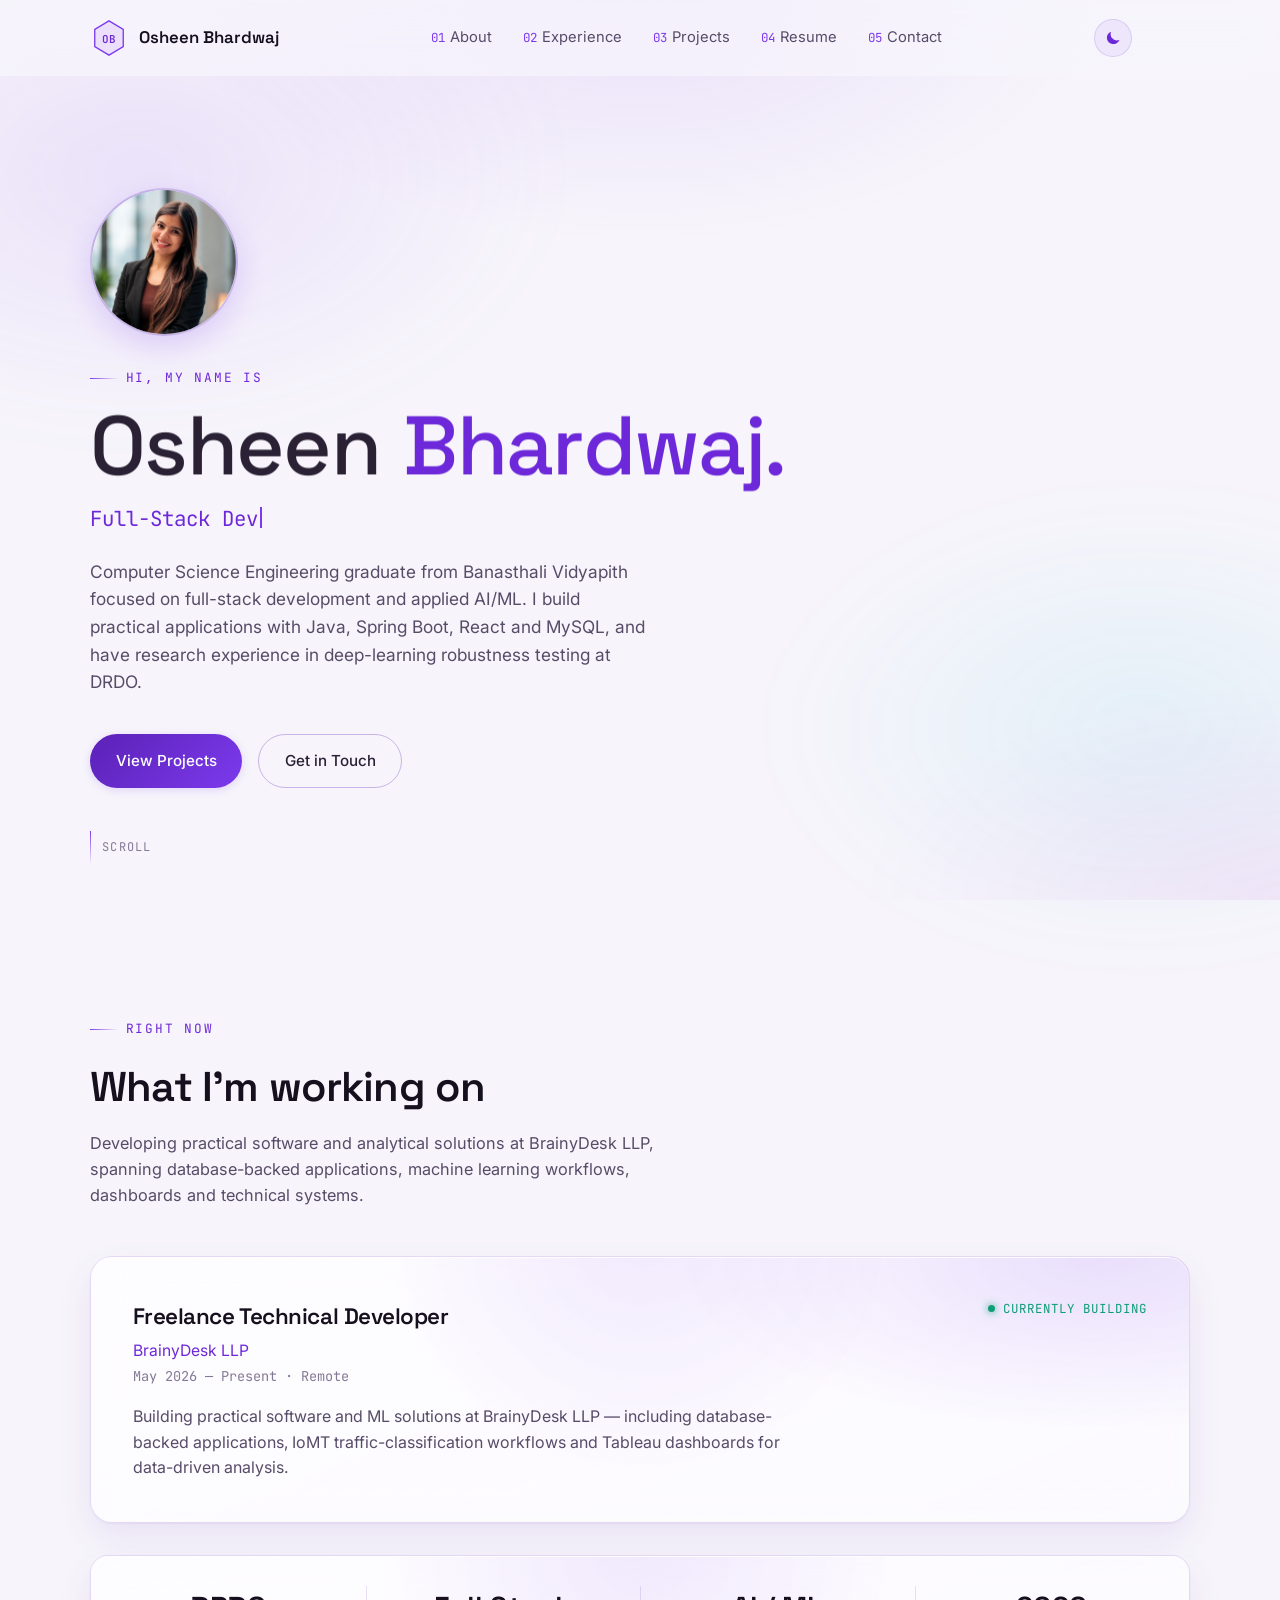
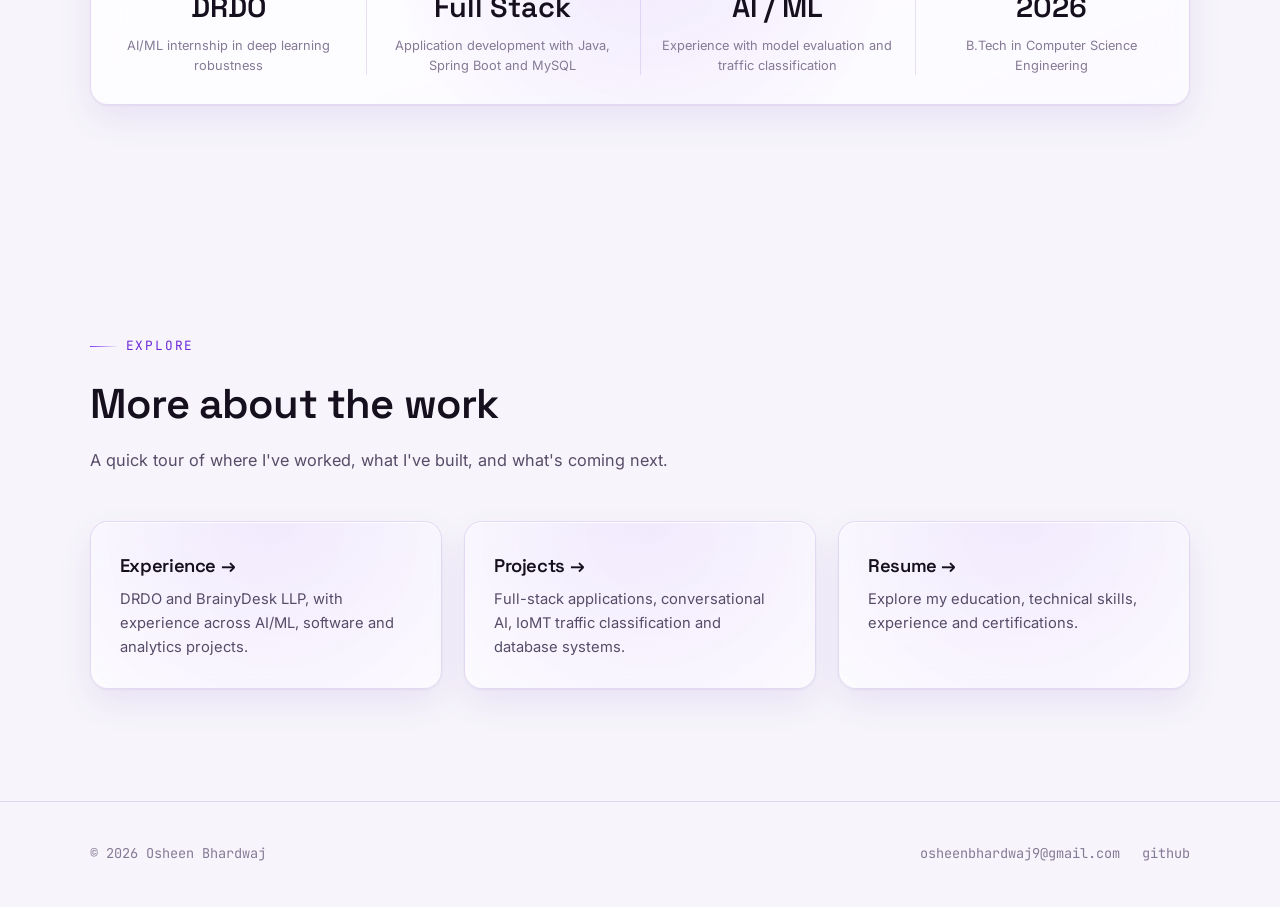
<file: index.html>
<!DOCTYPE html>
<html lang="en">
<head>
<meta charset="UTF-8" />
<meta name="viewport" content="width=device-width, initial-scale=1.0" />
<title>Osheen Bhardwaj — Software Developer & AI/ML Enthusiast</title>
<meta name="description" content="Osheen Bhardwaj — B.Tech in Computer Science Engineering at Banasthali Vidyapith. Software development, AI/ML and data analytics." />
<link rel="icon" href="data:,">
<link rel="stylesheet" href="css/style.css?v=11" />
<script src="js/theme-boot.js?v=1"></script>
</head>
<body data-page="home">

  <canvas id="space-canvas" aria-hidden="true"></canvas>
  <canvas id="fluid" aria-hidden="true"></canvas>

  <nav class="navbar">
    <div class="nav-inner">
      <a href="index.html" class="brand">
        <span class="brand-mark" data-brand-hex></span>
        Osheen Bhardwaj
      </a>
      <div class="nav-links">
        <a href="about.html" data-page="about"><span class="num">01</span>About</a>
        <a href="experience.html" data-page="experience"><span class="num">02</span>Experience</a>
        <a href="projects.html" data-page="projects"><span class="num">03</span>Projects</a>
        <a href="resume.html" data-page="resume"><span class="num">04</span>Resume</a>
        <a href="contact.html" data-page="contact"><span class="num">05</span>Contact</a>
      </div>
      <div class="nav-right">
        <div class="nav-avatar-slot" id="nav-avatar-target"></div>
        <button class="nav-toggle" aria-label="Toggle menu" aria-expanded="false">
          <span></span><span></span><span></span>
        </button>
      </div>
    </div>
  </nav>

  <main>
    <section class="hero container">
      <div class="hero-avatar-spacer"></div>
      <div id="hero-avatar" data-avatar-wrap>
        <img data-avatar src="assets/profile.jpg" alt="Osheen Bhardwaj" />
      </div>

      <div class="eyebrow">Hi, my name is</div>
      <h1 class="hero-name">
        <span id="hero-first-name">Osheen</span><span class="surname-group" id="hero-surname">&nbsp;Bhardwaj.</span>
      </h1>
      <div class="hero-role mono"><span id="hero-role-text"></span><span class="cursor-caret"></span></div>
      <p class="hero-tagline">
        Computer Science Engineering graduate from Banasthali Vidyapith focused on full-stack development and applied AI/ML. I build practical applications with Java, Spring Boot, React and MySQL, and have research experience in deep-learning robustness testing at DRDO.
      </p>
      <div class="hero-cta">
        <a href="projects.html" class="btn btn-primary">View Projects</a>
        <a href="contact.html" class="btn btn-ghost">Get in Touch</a>
      </div>

      <div class="scroll-cue"><span class="line"></span>Scroll</div>
    </section>

    <section class="section container reveal" id="now-feature">
      <div class="eyebrow">Right now</div>
      <h2 class="section-title">What I'm working on</h2>
      <p class="section-sub">Developing practical software and analytical solutions at BrainyDesk LLP, spanning database-backed applications, machine learning workflows, dashboards and technical systems.</p>
      <div class="role-card glass" id="role-card-target"></div>
      <div class="stats-grid glass" id="stats-target" style="margin-top:2rem;"></div>
    </section>

    <section class="section container reveal">
      <div class="eyebrow">Explore</div>
      <h2 class="section-title">More about the work</h2>
      <p class="section-sub">A quick tour of where I've worked, what I've built, and what's coming next.</p>
      <div class="grid-3">
        <a href="experience.html" class="card glass glass-lift">
          <h3 style="font-size:1.15rem;margin-bottom:0.5rem;">Experience →</h3>
          <p style="color:var(--text-dim);font-size:0.92rem;">DRDO and BrainyDesk LLP, with experience across AI/ML, software and analytics projects.</p>
        </a>
        <a href="projects.html" class="card glass glass-lift">
          <h3 style="font-size:1.15rem;margin-bottom:0.5rem;">Projects →</h3>
          <p style="color:var(--text-dim);font-size:0.92rem;">Full-stack applications, conversational AI, IoMT traffic classification and database systems.</p>
        </a>
        <a href="resume.html" class="card glass glass-lift">
          <h3 style="font-size:1.15rem;margin-bottom:0.5rem;">Resume →</h3>
          <p style="color:var(--text-dim);font-size:0.92rem;">Explore my education, technical skills, experience and certifications.</p>
        </a>
      </div>
    </section>
  </main>

  <footer>
    <div class="container footer-inner">
      <span>© <span data-year></span> Osheen Bhardwaj</span>
      <div class="footer-links">
        <a data-site-email-href href="#" data-site-email>email</a>
        <a data-site-github href="#" target="_blank" rel="noopener">github</a>
      </div>
    </div>
  </footer>

  <script src="js/data.js?v=4"></script>
  <script src="js/render.js?v=4"></script>
  <script src="js/main.js?v=4"></script>
  <script src="js/hero.js?v=3"></script>
  <script src="js/starfield.js?v=2"></script>
  <script src="js/fluid-cursor.js?v=1"></script>
  <script src="js/theme.js?v=2"></script>
</body>
</html>
</file>
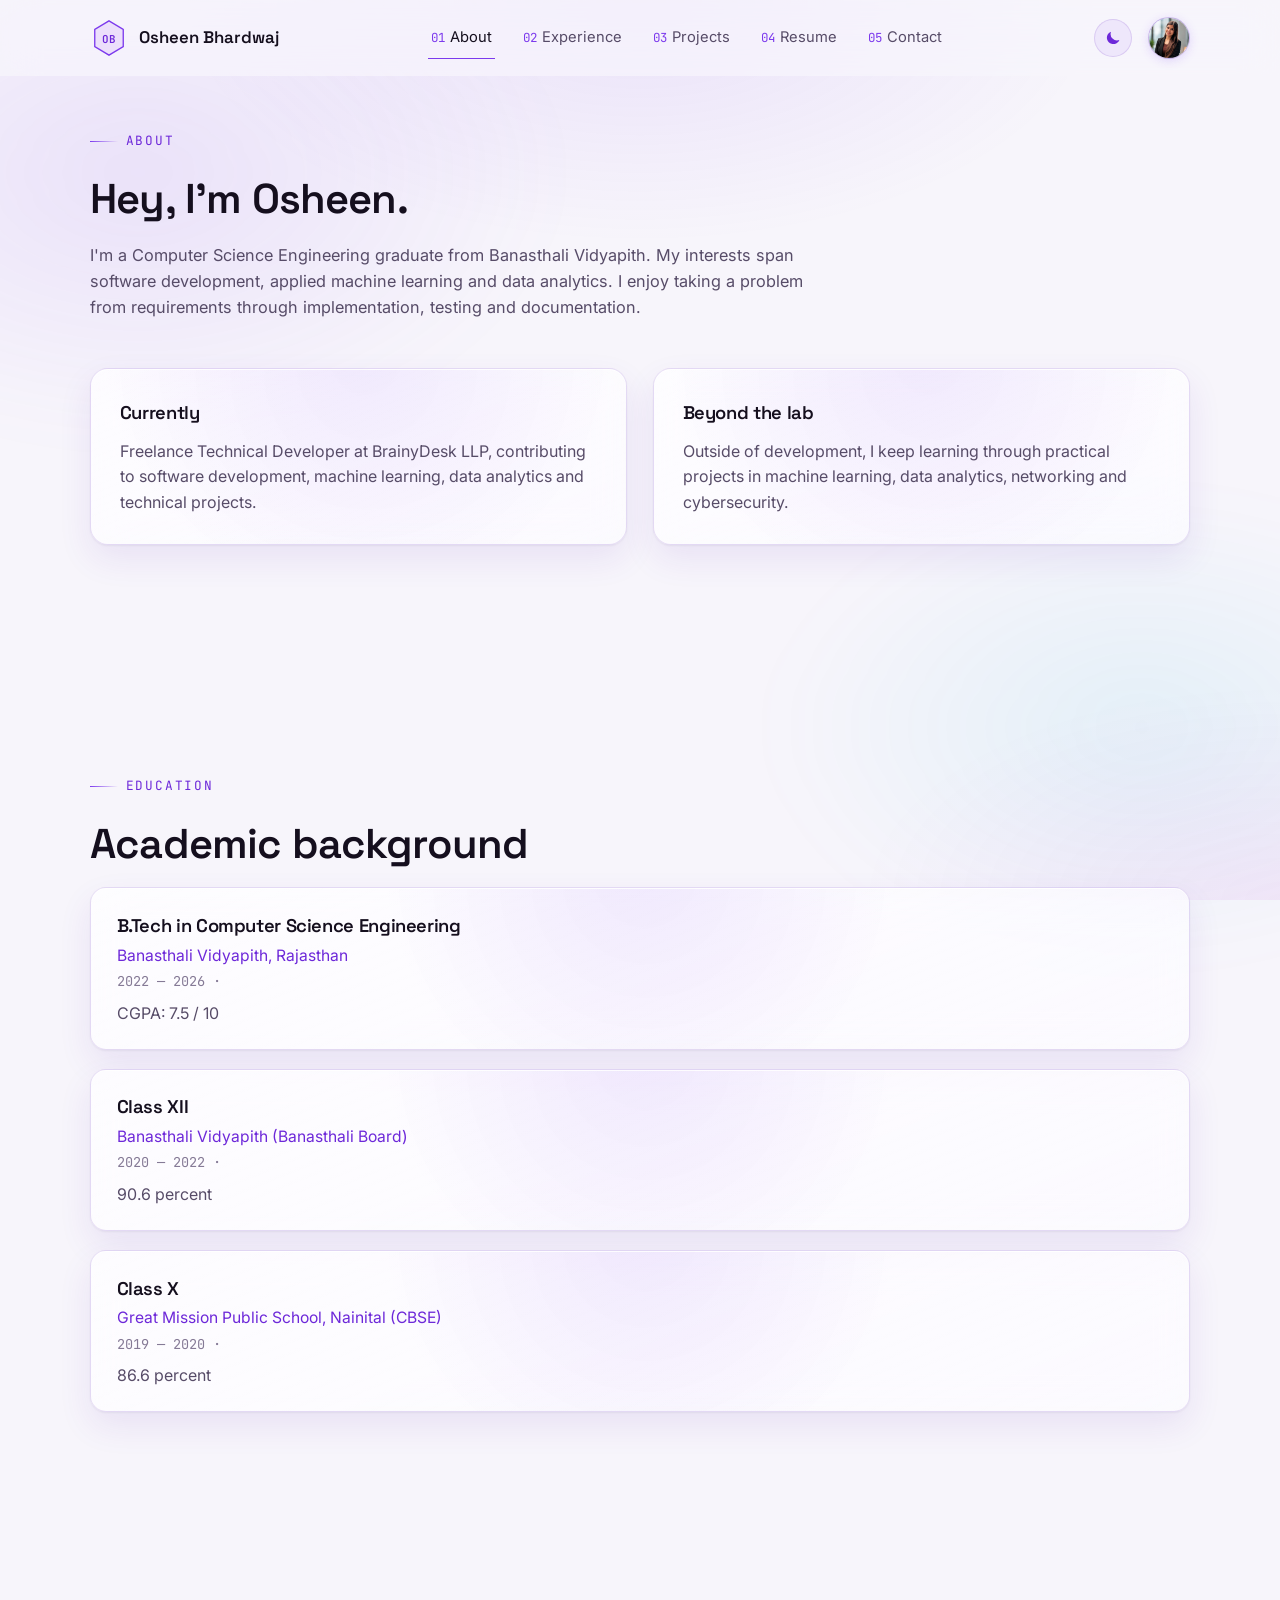
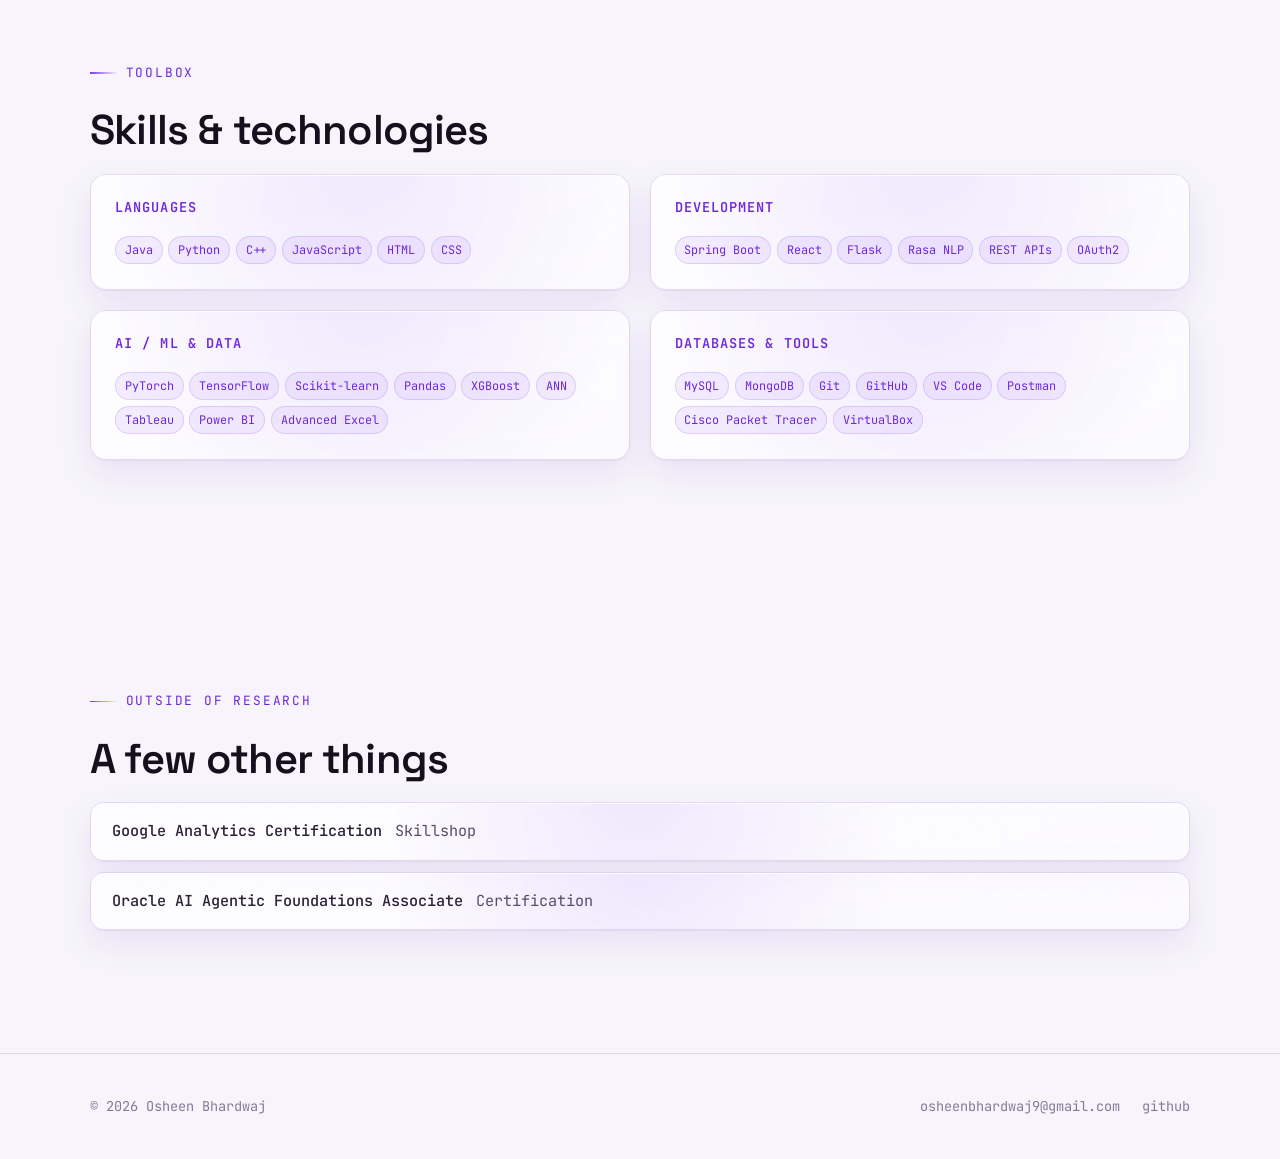
<file: about.html>
<!DOCTYPE html>
<html lang="en">
<head>
<meta charset="UTF-8" />
<meta name="viewport" content="width=device-width, initial-scale=1.0" />
<title>About — Osheen Bhardwaj</title>
<meta name="description" content="About Osheen Bhardwaj — Computer Science Engineering, software development and AI/ML." />
<link rel="icon" href="data:,">
<link rel="stylesheet" href="css/style.css?v=11" />
<script src="js/theme-boot.js?v=1"></script>
</head>
<body data-page="about">

  <canvas id="space-canvas" aria-hidden="true"></canvas>
  <canvas id="fluid" aria-hidden="true"></canvas>

  <nav class="navbar">
    <div class="nav-inner">
      <a href="index.html" class="brand">
        <span class="brand-mark" data-brand-hex></span>
        Osheen Bhardwaj
      </a>
      <div class="nav-links">
        <a href="about.html" data-page="about"><span class="num">01</span>About</a>
        <a href="experience.html" data-page="experience"><span class="num">02</span>Experience</a>
        <a href="projects.html" data-page="projects"><span class="num">03</span>Projects</a>
        <a href="resume.html" data-page="resume"><span class="num">04</span>Resume</a>
        <a href="contact.html" data-page="contact"><span class="num">05</span>Contact</a>
      </div>
      <div class="nav-right">
        <div class="nav-avatar-slot">
          <div class="nav-avatar-static" data-avatar-wrap>
            <img data-avatar src="assets/profile.jpg" alt="Osheen Bhardwaj" />
          </div>
        </div>
        <button class="nav-toggle" aria-label="Toggle menu" aria-expanded="false">
          <span></span><span></span><span></span>
        </button>
      </div>
    </div>
  </nav>

  <main>
    <section class="section container reveal" style="padding-top:calc(var(--nav-h) + 3rem);">
      <div class="eyebrow">About</div>
      <h1 class="section-title">Hey, I'm Osheen.</h1>
      <p class="section-sub" style="max-width:720px;">
        I'm a Computer Science Engineering graduate from Banasthali Vidyapith. My interests span software
        development, applied machine learning and data analytics. I enjoy taking a problem from requirements
        through implementation, testing and documentation.
      </p>

      <div class="grid-2" style="margin-top:1rem;">
        <div class="card glass glass-lift reveal">
          <h3 style="font-size:1.15rem;margin-bottom:0.7rem;">Currently</h3>
          <p style="color:var(--text-dim);">
            Freelance Technical Developer at BrainyDesk LLP, contributing to software development, machine learning,
            data analytics and technical projects.
          </p>
        </div>
        <div class="card glass glass-lift reveal">
          <h3 style="font-size:1.15rem;margin-bottom:0.7rem;">Beyond the lab</h3>
          <p style="color:var(--text-dim);">
            Outside of development, I keep learning through practical projects in machine learning, data analytics,
            networking and cybersecurity.
          </p>
        </div>
      </div>
    </section>

    <section class="section container reveal">
      <div class="eyebrow">Education</div>
      <h2 class="section-title">Academic background</h2>
      <div id="edu-target"></div>
    </section>

    <section class="section container reveal">
      <div class="eyebrow">Toolbox</div>
      <h2 class="section-title">Skills &amp; technologies</h2>
      <div class="skills-grid" id="skills-target"></div>
    </section>

    <section class="section container reveal">
      <div class="eyebrow">Outside of research</div>
      <h2 class="section-title">A few other things</h2>
      <div id="extras-target"></div>
    </section>
  </main>

  <footer>
    <div class="container footer-inner">
      <span>© <span data-year></span> Osheen Bhardwaj</span>
      <div class="footer-links">
        <a data-site-email-href href="#" data-site-email>email</a>
        <a data-site-github href="#" target="_blank" rel="noopener">github</a>
      </div>
    </div>
  </footer>

  <script src="js/data.js?v=4"></script>
  <script src="js/render.js?v=4"></script>
  <script src="js/main.js?v=4"></script>
  <script src="js/starfield.js?v=2"></script>
  <script src="js/fluid-cursor.js?v=1"></script>
  <script src="js/theme.js?v=2"></script>
</body>
</html>
</file>
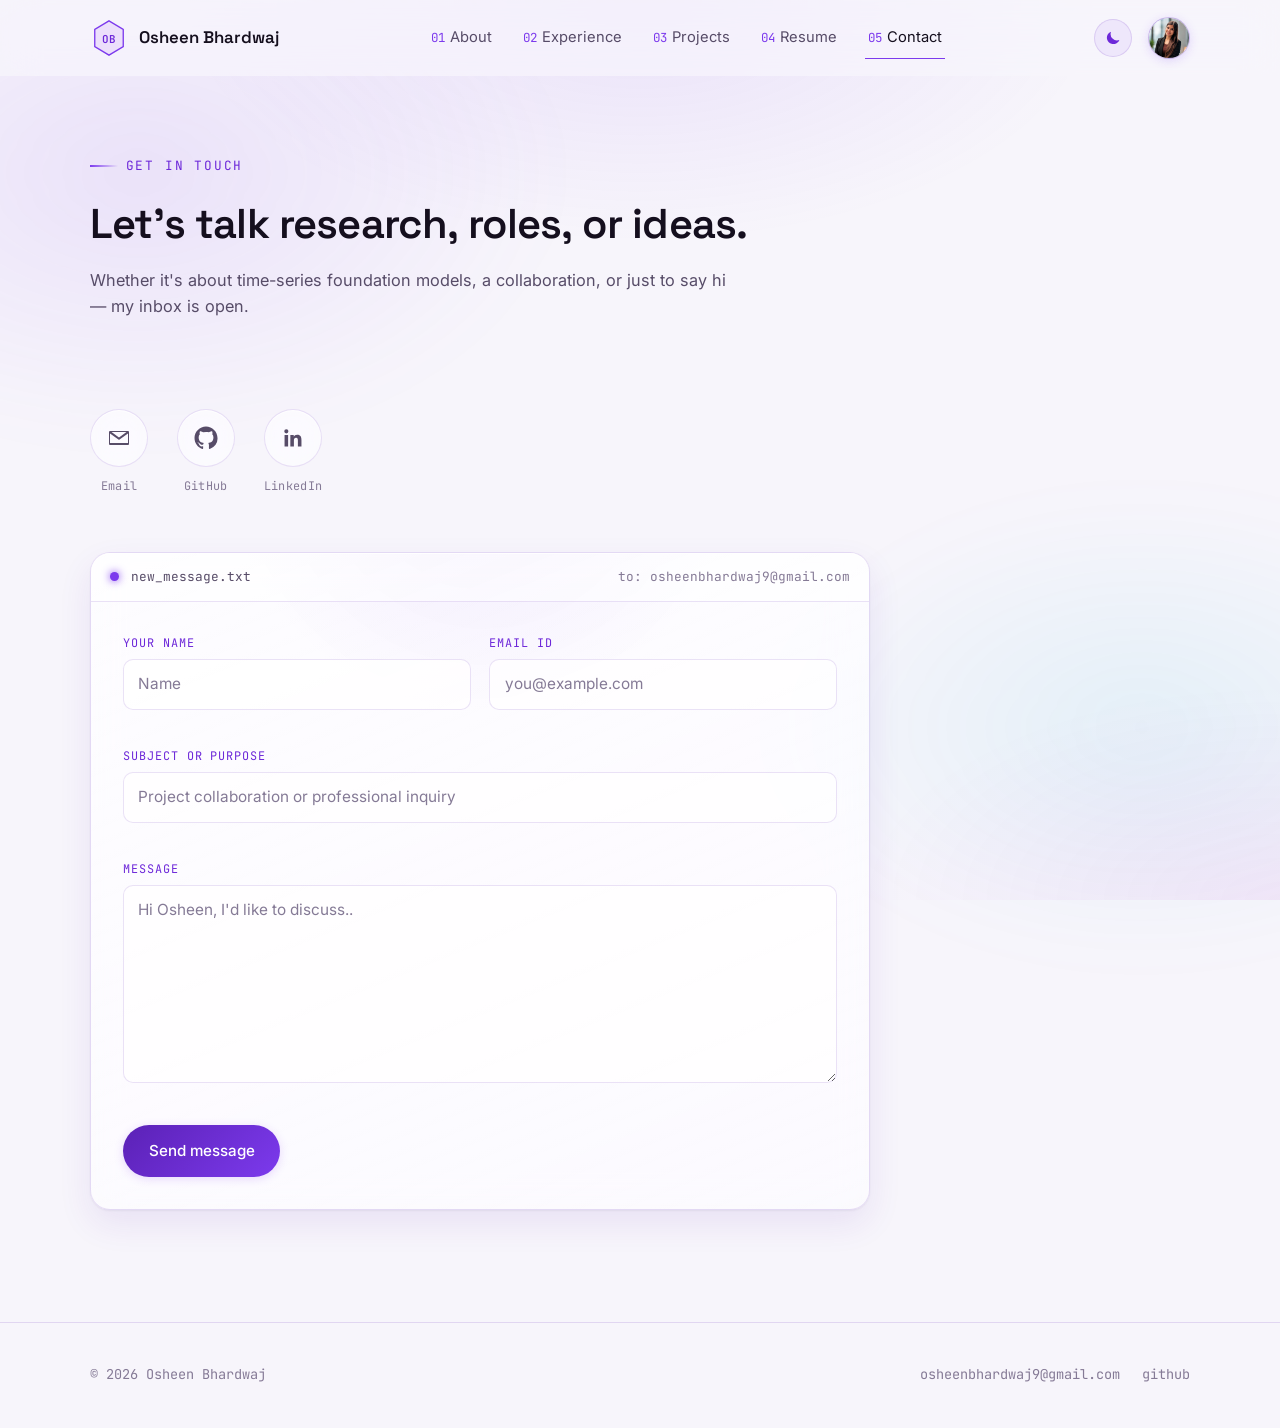
<file: contact.html>
<!DOCTYPE html>
<html lang="en">
<head>
<meta charset="UTF-8" />
<meta name="viewport" content="width=device-width, initial-scale=1.0" />
<title>Contact — Osheen Bhardwaj</title>
<meta name="description" content="Get in touch with Osheen Bhardwaj." />
<link rel="icon" href="data:,">
<link rel="stylesheet" href="css/style.css?v=11" />
<script src="js/theme-boot.js?v=1"></script>
</head>
<body data-page="contact">

  <canvas id="space-canvas" aria-hidden="true"></canvas>
  <canvas id="fluid" aria-hidden="true"></canvas>

  <nav class="navbar">
    <div class="nav-inner">
      <a href="index.html" class="brand">
        <span class="brand-mark" data-brand-hex></span>
        Osheen Bhardwaj
      </a>
      <div class="nav-links">
        <a href="about.html" data-page="about"><span class="num">01</span>About</a>
        <a href="experience.html" data-page="experience"><span class="num">02</span>Experience</a>
        <a href="projects.html" data-page="projects"><span class="num">03</span>Projects</a>
        <a href="resume.html" data-page="resume"><span class="num">04</span>Resume</a>
        <a href="contact.html" data-page="contact"><span class="num">05</span>Contact</a>
      </div>
      <div class="nav-right">
        <div class="nav-avatar-slot">
          <div class="nav-avatar-static" data-avatar-wrap>
            <img data-avatar src="assets/profile.jpg" alt="Osheen Bhardwaj" />
          </div>
        </div>
        <button class="nav-toggle" aria-label="Toggle menu" aria-expanded="false">
          <span></span><span></span><span></span>
        </button>
      </div>
    </div>
  </nav>

  <main>
    <section class="contact-hero container reveal">
      <div class="eyebrow">Get in touch</div>
      <h1 class="section-title">Let's talk research, roles, or ideas.</h1>
      <p class="section-sub" style="max-width:640px;">
        Whether it's about time-series foundation models, a collaboration, or just to say hi —
        my inbox is open.
      </p>
      <div class="social-icons" id="social-target"></div>
    </section>

    <section class="section container reveal">
      <form class="note-box glass" id="contact-form" novalidate>
        <div class="note-box-head">
          <span class="note-pin" aria-hidden="true"></span>
          <span class="note-title mono">new_message.txt</span>
          <span class="note-to mono">to: <span data-site-email></span></span>
        </div>

        <div class="note-box-body">
          <div class="note-row">
            <div class="note-field">
              <label for="cf-name">Your name</label>
              <input id="cf-name" name="name" type="text" autocomplete="name" placeholder="Name" required />
              <span class="note-error" data-error-for="cf-name"></span>
            </div>
            <div class="note-field">
              <label for="cf-email">Email ID</label>
              <input id="cf-email" name="email" type="email" autocomplete="email" placeholder="you@example.com" required />
              <span class="note-error" data-error-for="cf-email"></span>
            </div>
          </div>

          <div class="note-field">
            <label for="cf-subject">Subject or purpose</label>
            <input id="cf-subject" name="subject" type="text" placeholder="Project collaboration or professional inquiry" required />
            <span class="note-error" data-error-for="cf-subject"></span>
          </div>

          <div class="note-field">
            <label for="cf-message">Message</label>
            <textarea id="cf-message" name="message" rows="7" placeholder="Hi Osheen, I'd like to discuss.." required></textarea>
            <span class="note-error" data-error-for="cf-message"></span>
          </div>

          <!-- bots fill this in; people never see it -->
          <div class="note-honey" aria-hidden="true">
            <label for="cf-company">Company</label>
            <input id="cf-company" name="_honey" type="text" tabindex="-1" autocomplete="off" />
          </div>

          <div class="note-box-foot">
            <button type="submit" class="btn btn-primary" id="cf-submit">Send message</button>
            <p class="note-status" id="cf-status" role="status" aria-live="polite"></p>
          </div>
        </div>
      </form>
    </section>
  </main>

  <footer>
    <div class="container footer-inner">
      <span>© <span data-year></span> Osheen Bhardwaj</span>
      <div class="footer-links">
        <a data-site-email-href href="#" data-site-email>email</a>
        <a data-site-github href="#" target="_blank" rel="noopener">github</a>
      </div>
    </div>
  </footer>

  <script src="js/data.js?v=4"></script>
  <script src="js/render.js?v=4"></script>
  <script src="js/main.js?v=4"></script>
  <script src="js/starfield.js?v=2"></script>
  <script src="js/fluid-cursor.js?v=1"></script>
  <script src="js/theme.js?v=2"></script>
  <script src="js/contact-form.js?v=1"></script>
</body>
</html>
</file>
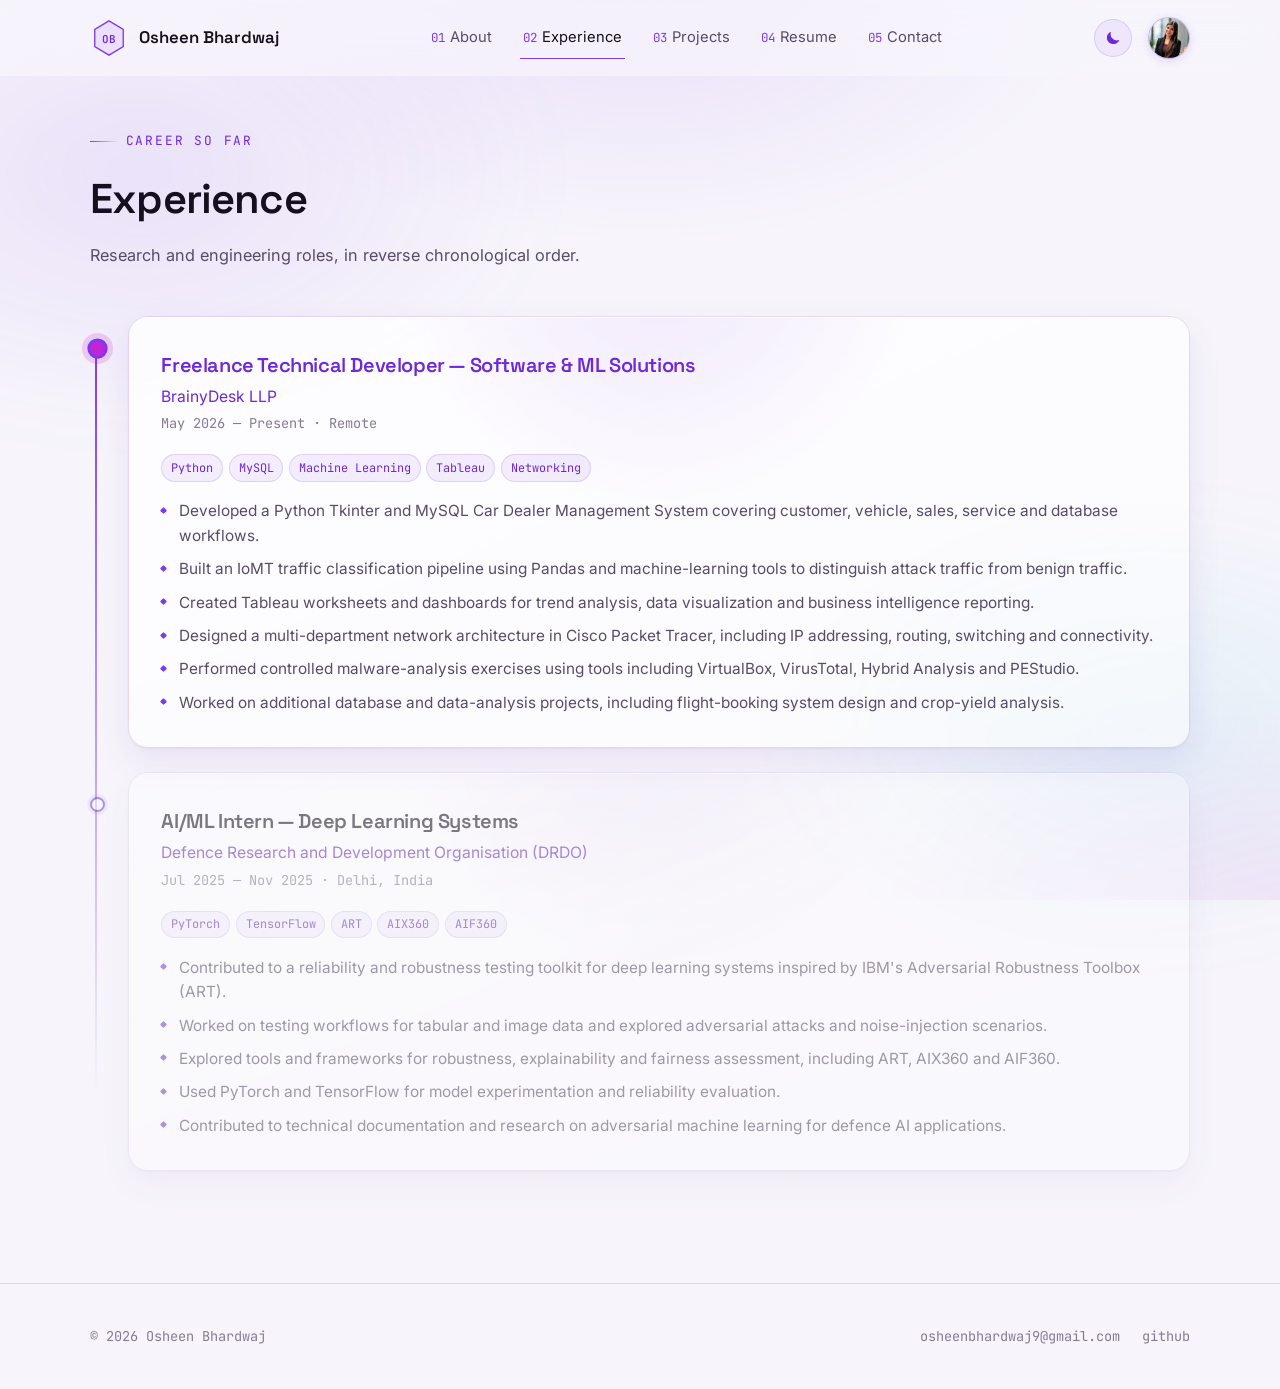
<file: experience.html>
<!DOCTYPE html>
<html lang="en">
<head>
<meta charset="UTF-8" />
<meta name="viewport" content="width=device-width, initial-scale=1.0" />
<title>Experience — Osheen Bhardwaj</title>
<meta name="description" content="Work experience in software development, AI/ML research and technical projects." />
<link rel="icon" href="data:,">
<link rel="stylesheet" href="css/style.css?v=11" />
<script src="js/theme-boot.js?v=1"></script>
</head>
<body data-page="experience">

  <canvas id="space-canvas" aria-hidden="true"></canvas>
  <canvas id="fluid" aria-hidden="true"></canvas>

  <nav class="navbar">
    <div class="nav-inner">
      <a href="index.html" class="brand">
        <span class="brand-mark" data-brand-hex></span>
        Osheen Bhardwaj
      </a>
      <div class="nav-links">
        <a href="about.html" data-page="about"><span class="num">01</span>About</a>
        <a href="experience.html" data-page="experience"><span class="num">02</span>Experience</a>
        <a href="projects.html" data-page="projects"><span class="num">03</span>Projects</a>
        <a href="resume.html" data-page="resume"><span class="num">04</span>Resume</a>
        <a href="contact.html" data-page="contact"><span class="num">05</span>Contact</a>
      </div>
      <div class="nav-right">
        <div class="nav-avatar-slot">
          <div class="nav-avatar-static" data-avatar-wrap>
            <img data-avatar src="assets/profile.jpg" alt="Osheen Bhardwaj" />
          </div>
        </div>
        <button class="nav-toggle" aria-label="Toggle menu" aria-expanded="false">
          <span></span><span></span><span></span>
        </button>
      </div>
    </div>
  </nav>

  <main>
    <section class="section container reveal" style="padding-top:calc(var(--nav-h) + 3rem);">
      <div class="eyebrow">Career so far</div>
      <h1 class="section-title">Experience</h1>
      <p class="section-sub">Research and engineering roles, in reverse chronological order.</p>
      <div class="timeline" id="timeline-target"></div>
    </section>
  </main>

  <footer>
    <div class="container footer-inner">
      <span>© <span data-year></span> Osheen Bhardwaj</span>
      <div class="footer-links">
        <a data-site-email-href href="#" data-site-email>email</a>
        <a data-site-github href="#" target="_blank" rel="noopener">github</a>
      </div>
    </div>
  </footer>

  <script src="js/data.js?v=4"></script>
  <script src="js/render.js?v=4"></script>
  <script src="js/main.js?v=4"></script>
  <script src="js/starfield.js?v=2"></script>
  <script src="js/fluid-cursor.js?v=1"></script>
  <script src="js/theme.js?v=2"></script>
</body>
</html>
</file>
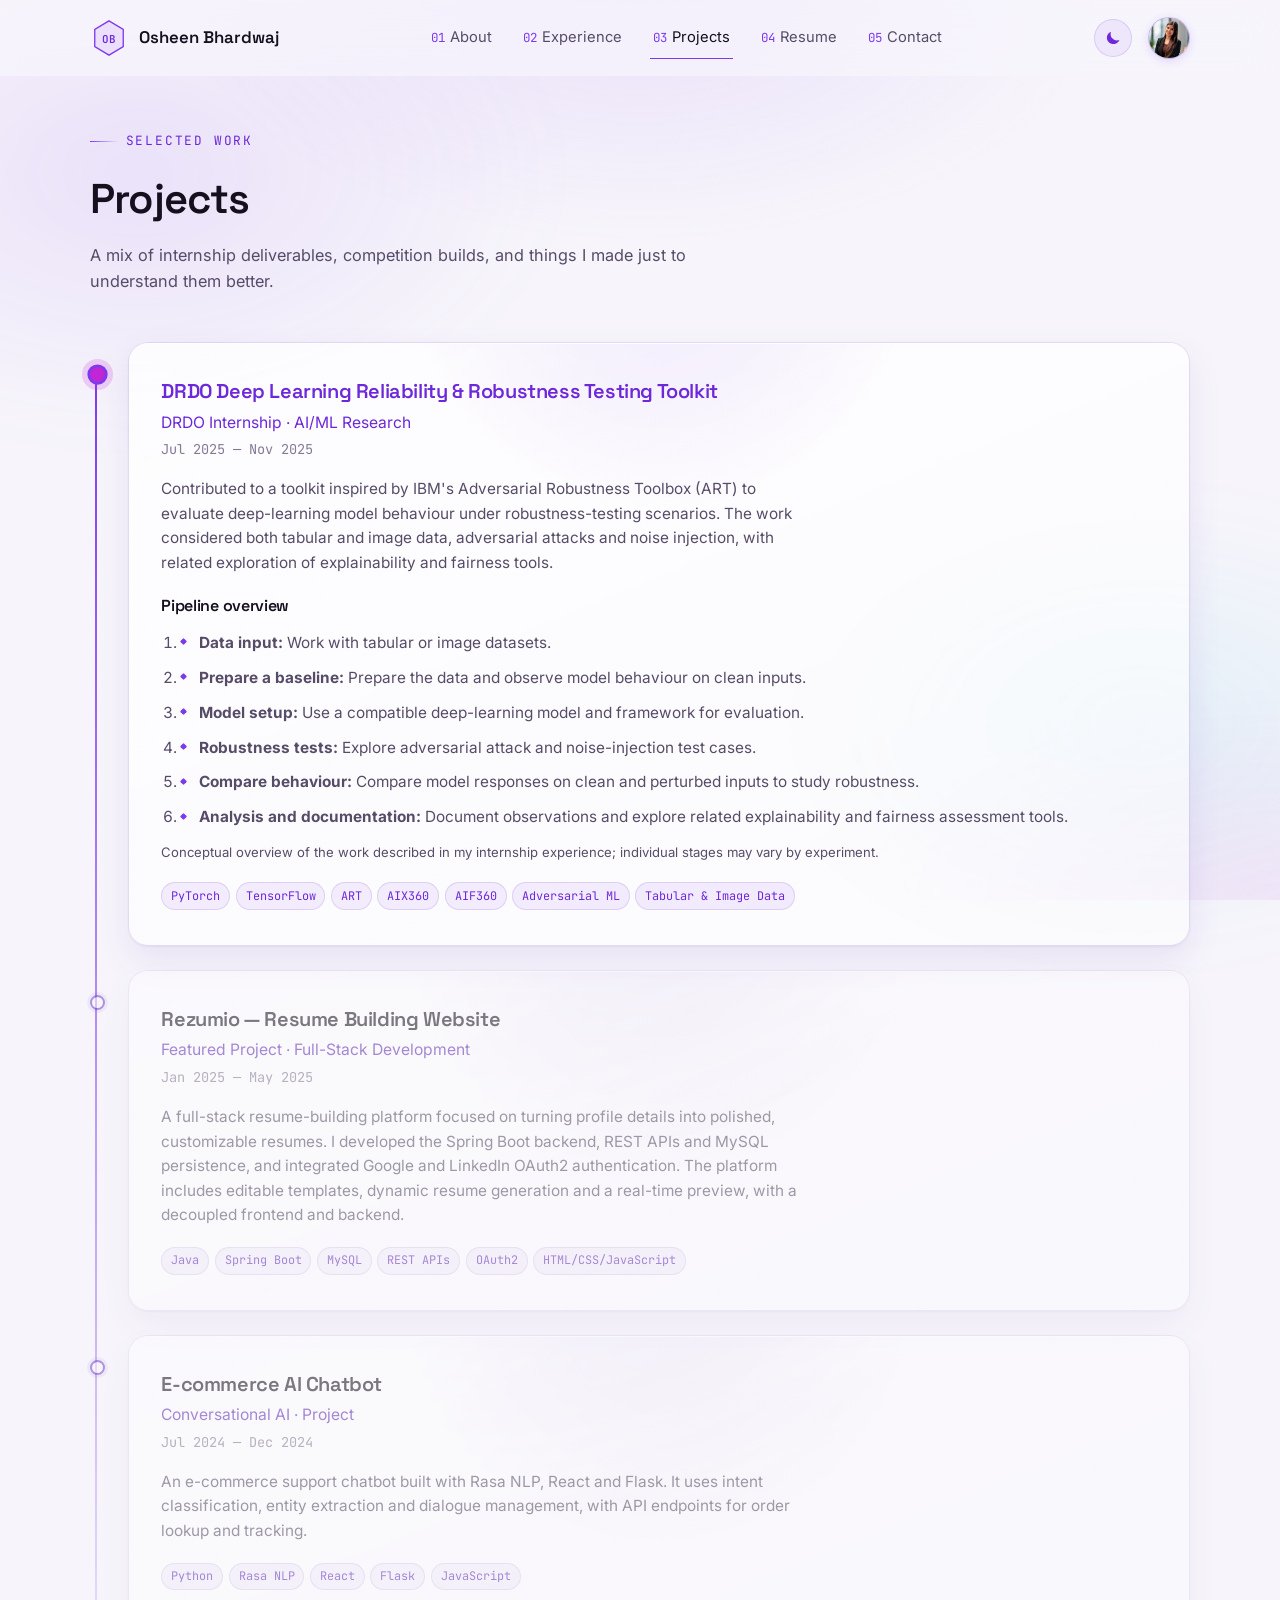
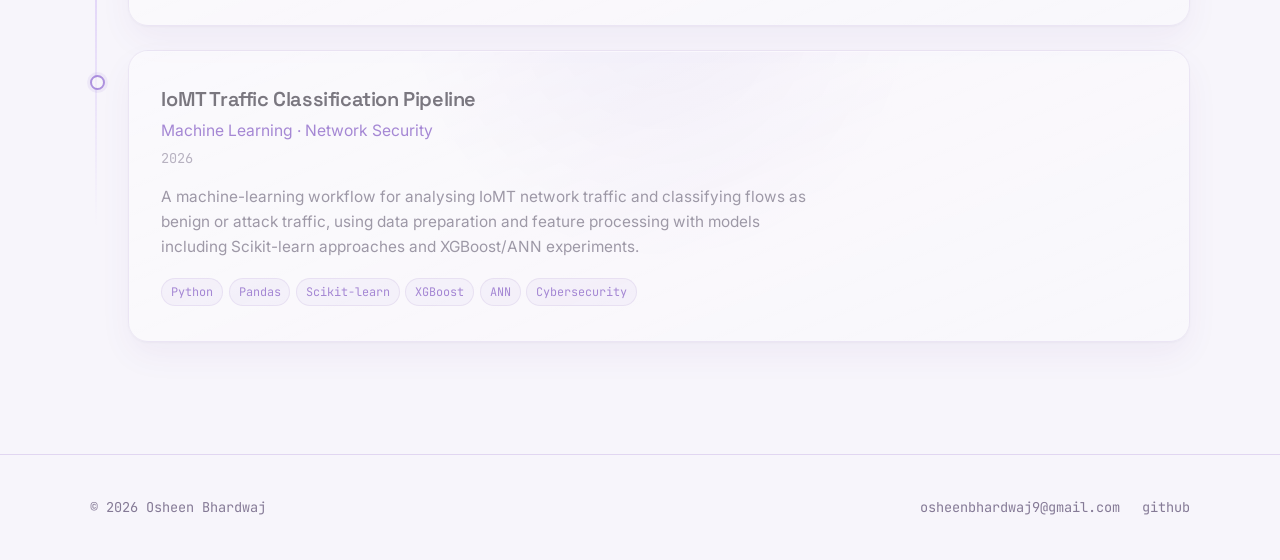
<file: projects.html>
<!DOCTYPE html>
<html lang="en">
<head>
<meta charset="UTF-8" />
<meta name="viewport" content="width=device-width, initial-scale=1.0" />
<title>Projects — Osheen Bhardwaj</title>
<meta name="description" content="Projects by Osheen Bhardwaj — agentic RAG, time-series foundation models, LLM fine-tuning, and more." />
<link rel="icon" href="data:,">
<link rel="stylesheet" href="css/style.css?v=11" />
<script src="js/theme-boot.js?v=1"></script>
</head>
<body data-page="projects">

  <canvas id="space-canvas" aria-hidden="true"></canvas>
  <canvas id="fluid" aria-hidden="true"></canvas>

  <nav class="navbar">
    <div class="nav-inner">
      <a href="index.html" class="brand">
        <span class="brand-mark" data-brand-hex></span>
        Osheen Bhardwaj
      </a>
      <div class="nav-links">
        <a href="about.html" data-page="about"><span class="num">01</span>About</a>
        <a href="experience.html" data-page="experience"><span class="num">02</span>Experience</a>
        <a href="projects.html" data-page="projects"><span class="num">03</span>Projects</a>
        <a href="resume.html" data-page="resume"><span class="num">04</span>Resume</a>
        <a href="contact.html" data-page="contact"><span class="num">05</span>Contact</a>
      </div>
      <div class="nav-right">
        <div class="nav-avatar-slot">
          <div class="nav-avatar-static" data-avatar-wrap>
            <img data-avatar src="assets/profile.jpg" alt="Osheen Bhardwaj" />
          </div>
        </div>
        <button class="nav-toggle" aria-label="Toggle menu" aria-expanded="false">
          <span></span><span></span><span></span>
        </button>
      </div>
    </div>
  </nav>

  <main>
    <section class="section container reveal" style="padding-top:calc(var(--nav-h) + 3rem);">
      <div class="eyebrow">Selected work</div>
      <h1 class="section-title">Projects</h1>
      <p class="section-sub">A mix of internship deliverables, competition builds, and things I made just to understand them better.</p>
      <div class="timeline" id="projects-target"></div>
    </section>
  </main>

  <footer>
    <div class="container footer-inner">
      <span>© <span data-year></span> Osheen Bhardwaj</span>
      <div class="footer-links">
        <a data-site-email-href href="#" data-site-email>email</a>
        <a data-site-github href="#" target="_blank" rel="noopener">github</a>
      </div>
    </div>
  </footer>

  <script src="js/data.js?v=4"></script>
  <script src="js/render.js?v=4"></script>
  <script src="js/main.js?v=4"></script>
  <script src="js/starfield.js?v=2"></script>
  <script src="js/fluid-cursor.js?v=1"></script>
  <script src="js/theme.js?v=2"></script>
</body>
</html>
</file>
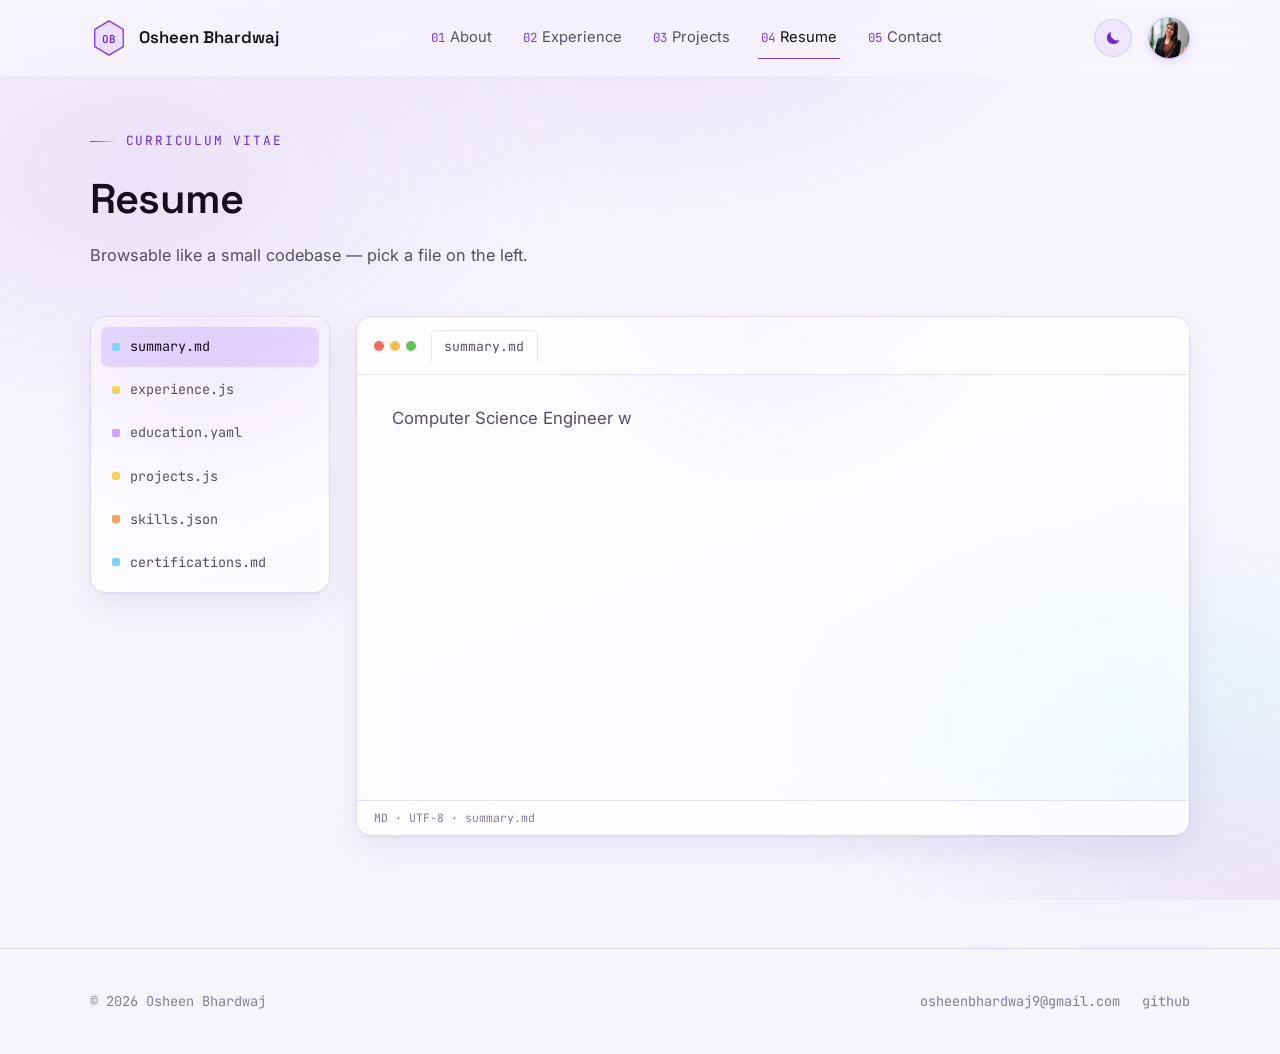
<file: resume.html>
<!DOCTYPE html>
<html lang="en">
<head>
<meta charset="UTF-8" />
<meta name="viewport" content="width=device-width, initial-scale=1.0" />
<title>Resume — Osheen Bhardwaj</title>
<meta name="description" content="Osheen Bhardwaj's resume, browsable like a small codebase." />
<link rel="icon" href="data:,">
<link rel="stylesheet" href="css/style.css?v=11" />
<script src="js/theme-boot.js?v=1"></script>
</head>
<body data-page="resume">

  <canvas id="space-canvas" aria-hidden="true"></canvas>
  <canvas id="fluid" aria-hidden="true"></canvas>

  <nav class="navbar">
    <div class="nav-inner">
      <a href="index.html" class="brand">
        <span class="brand-mark" data-brand-hex></span>
        Osheen Bhardwaj
      </a>
      <div class="nav-links">
        <a href="about.html" data-page="about"><span class="num">01</span>About</a>
        <a href="experience.html" data-page="experience"><span class="num">02</span>Experience</a>
        <a href="projects.html" data-page="projects"><span class="num">03</span>Projects</a>
        <a href="resume.html" data-page="resume"><span class="num">04</span>Resume</a>
        <a href="contact.html" data-page="contact"><span class="num">05</span>Contact</a>
      </div>
      <div class="nav-right">
        <div class="nav-avatar-slot">
          <div class="nav-avatar-static" data-avatar-wrap>
            <img data-avatar src="assets/profile.jpg" alt="Osheen Bhardwaj" />
          </div>
        </div>
        <button class="nav-toggle" aria-label="Toggle menu" aria-expanded="false">
          <span></span><span></span><span></span>
        </button>
      </div>
    </div>
  </nav>

  <main>
    <section class="section container reveal" style="padding-top:calc(var(--nav-h) + 3rem);">
      <div class="eyebrow">Curriculum Vitae</div>
      <h1 class="section-title">Resume</h1>
      <p class="section-sub">Browsable like a small codebase — pick a file on the left.</p>

      <div class="resume-shell">
        <nav class="resume-files glass" id="resume-files" aria-label="Resume sections"></nav>
        <div class="resume-editor glass">
          <div class="resume-editor-tabs">
            <span class="resume-traffic"><span></span><span></span><span></span></span>
            <span class="resume-editor-tab-name" id="resume-editor-tab-name"></span>
          </div>
          <div class="resume-editor-body" id="resume-editor-body"></div>
          <div class="resume-statusbar" id="resume-statusbar"></div>
        </div>
      </div>
    </section>
  </main>

  <footer>
    <div class="container footer-inner">
      <span>© <span data-year></span> Osheen Bhardwaj</span>
      <div class="footer-links">
        <a data-site-email-href href="#" data-site-email>email</a>
        <a data-site-github href="#" target="_blank" rel="noopener">github</a>
      </div>
    </div>
  </footer>

  <script src="js/data.js?v=4"></script>
  <script src="js/render.js?v=4"></script>
  <script src="js/main.js?v=4"></script>
  <script src="js/starfield.js?v=2"></script>
  <script src="js/fluid-cursor.js?v=1"></script>
  <script src="js/theme.js?v=2"></script>
  <script src="js/resume.js?v=3"></script>
</body>
</html>
</file>
<file: css/style.css>
/* ==========================================================================
   AADITYA JAIN — PORTFOLIO
   Design system: two themes off one set of tokens.
     dark  (default) — black canvas + neon purple glow + star field
     light           — paper white with a violet cast + fluid cursor
   Every colour below is a token; the light theme only redefines tokens,
   so the rest of the sheet never needs to know which theme is on.
   ========================================================================== */

@import url("https://fonts.googleapis.com/css2?family=Space+Grotesk:wght@300..700&family=JetBrains+Mono:wght@400;500&family=Inter:wght@400;500;600&display=swap");

:root {
  /* ---- typography / metrics: shared by both themes ---- */
  --font-display: "Space Grotesk", "Inter", sans-serif;
  --font-body: "Inter", sans-serif;
  --font-mono: "JetBrains Mono", monospace;

  --nav-h: 76px;
  --max-w: 1180px;

  --ease: cubic-bezier(0.16, 1, 0.3, 1);

  /* ---- dark theme ---- */
  color-scheme: dark;

  --bg: #050308;
  --bg-elevated: #0c0913;
  --bg-card: #100c1a;
  --border: rgba(168, 85, 247, 0.16);
  --border-strong: rgba(168, 85, 247, 0.4);

  --purple: #a855f7;
  --purple-light: #d0a3ff;
  --purple-deep: #7c3aed;
  --purple-hot: #e879f9;

  --text: #ede9f7;
  --text-dim: #a29bb8;
  --text-faint: #6b6480;
  --text-strong: #ffffff;

  --glow-sm: 0 0 12px rgba(168, 85, 247, 0.35);
  --glow-md: 0 0 32px rgba(168, 85, 247, 0.28);
  --glow-lg: 0 0 80px rgba(168, 85, 247, 0.22);

  /* surfaces that are not a flat token colour */
  --nav-bg: rgba(5, 3, 8, 0.55);
  --nav-bg-scrolled: rgba(5, 3, 8, 0.78);
  --nav-panel-bg: rgba(8, 5, 14, 0.97);
  --avatar-bg: linear-gradient(145deg, #1c1330, #0c0913);
  --accent-wash: rgba(168, 85, 247, 0.1);
  --accent-wash-strong: rgba(168, 85, 247, 0.16);
  --status: #6ee7b7;
  --vignette-a: rgba(124, 58, 237, 0.16);
  --vignette-b: rgba(168, 85, 247, 0.1);

  /* ---- glass surfaces ----
     Every frosted block is built from these five ingredients: a tinted
     translucent body, a hairline rim, a top sheen, a diagonal streak that
     sweeps on hover, and a pointer-tracked spotlight. Both themes redefine
     them, so .glass itself never needs to know which theme is on. */
  --glass-bg: rgba(18, 12, 30, 0.55);
  --glass-bg-hi: rgba(48, 33, 78, 0.42);
  --glass-inner: rgba(255, 255, 255, 0.045);
  --glass-border: rgba(196, 160, 255, 0.18);
  --glass-border-hover: rgba(216, 180, 255, 0.36);
  --glass-sheen: rgba(255, 255, 255, 0.1);
  --glass-streak: rgba(255, 255, 255, 0.07);
  --glass-spot: rgba(168, 85, 247, 0.17);
  --glass-shadow: 0 18px 44px rgba(0, 0, 0, 0.45);
  --glass-shadow-hover: 0 24px 62px rgba(0, 0, 0, 0.55);
  --glass-blur: 16px;
  --glass-sat: 150%;

  /* ---- the Siri rim: the five stops the hover halo cycles through ---- */
  --siri-1: #a855f7;
  --siri-2: #22d3ee;
  --siri-3: #f472b6;
  --siri-4: #fbbf24;
  --siri-5: #60a5fa;

  --aurora-a: rgba(124, 58, 237, 0.2);
  --aurora-b: rgba(34, 211, 238, 0.12);
}

/* ---------------------------------- light theme ---------------------------------- */
/* White, but never clinical: the page is a hair off-white with a violet
   cast, cards are pure white on top of it, and every purple is stepped
   down to a deeper shade that stays readable on paper. */
html[data-theme="light"] {
  color-scheme: light;

  --bg: #f7f5fb;
  --bg-elevated: #ffffff;
  --bg-card: #ffffff;
  --border: rgba(91, 33, 182, 0.14);
  --border-strong: rgba(91, 33, 182, 0.3);

  --purple: #7c3aed;
  --purple-light: #6d28d9;
  --purple-deep: #5b21b6;
  --purple-hot: #c026d3;

  --text: #2a2135;
  --text-dim: #574c68;
  --text-faint: #857a96;
  --text-strong: #150f1e;

  --glow-sm: 0 2px 10px rgba(124, 58, 237, 0.18);
  --glow-md: 0 10px 28px rgba(124, 58, 237, 0.18);
  --glow-lg: 0 22px 60px rgba(124, 58, 237, 0.14);

  --nav-bg: rgba(247, 245, 251, 0.72);
  --nav-bg-scrolled: rgba(247, 245, 251, 0.9);
  --nav-panel-bg: rgba(255, 255, 255, 0.97);
  --avatar-bg: linear-gradient(145deg, #ede9fb, #ffffff);
  --accent-wash: rgba(124, 58, 237, 0.08);
  --accent-wash-strong: rgba(124, 58, 237, 0.15);
  --status: #0f9d76;
  --vignette-a: rgba(124, 58, 237, 0.1);
  --vignette-b: rgba(192, 38, 211, 0.07);

  /* on paper the glass is white and barely there — it lifts with shadow
     rather than glow, and saturates hard so the fluid behind it stays vivid */
  --glass-bg: rgba(255, 255, 255, 0.55);
  --glass-bg-hi: rgba(255, 255, 255, 0.76);
  --glass-inner: rgba(255, 255, 255, 0.5);
  --glass-border: rgba(91, 33, 182, 0.13);
  --glass-border-hover: rgba(91, 33, 182, 0.26);
  --glass-sheen: rgba(255, 255, 255, 0.85);
  --glass-streak: rgba(255, 255, 255, 0.6);
  --glass-spot: rgba(124, 58, 237, 0.1);
  --glass-shadow: 0 1px 2px rgba(21, 15, 30, 0.05), 0 14px 34px rgba(91, 33, 182, 0.09);
  --glass-shadow-hover: 0 4px 12px rgba(21, 15, 30, 0.07), 0 20px 46px rgba(91, 33, 182, 0.15);
  --glass-blur: 18px;
  --glass-sat: 185%;

  --siri-1: #7c3aed;
  --siri-2: #06b6d4;
  --siri-3: #db2777;
  --siri-4: #f59e0b;
  --siri-5: #3b82f6;

  --aurora-a: rgba(124, 58, 237, 0.1);
  --aurora-b: rgba(6, 182, 212, 0.08);
}

* { box-sizing: border-box; margin: 0; padding: 0; }

html {
  scroll-behavior: smooth;
  background: var(--bg);
}

@media (prefers-reduced-motion: reduce) {
  html { scroll-behavior: auto; }
  *, *::before, *::after {
    animation-duration: 0.001ms !important;
    animation-iteration-count: 1 !important;
    transition-duration: 0.001ms !important;
    scroll-behavior: auto !important;
  }
}

body {
  background: var(--bg);
  color: var(--text);
  font-family: var(--font-body);
  line-height: 1.6;
  overflow-x: hidden;
  min-height: 100vh;
  position: relative;
}

/* subtle grain / vignette base layer */
body::before {
  content: "";
  position: fixed;
  inset: 0;
  z-index: 0;
  pointer-events: none;
  background:
    radial-gradient(ellipse 60% 45% at 50% 0%, var(--vignette-a), transparent 60%),
    radial-gradient(ellipse 55% 40% at 100% 100%, var(--vignette-b), transparent 60%);
}

/* Aurora: two slow colour blooms that drift behind everything. They sit
   above the star field / fluid canvas but below all content, so the frosted
   blocks always have something moving to refract. */
body::after {
  content: "";
  position: fixed;
  inset: -20%;
  z-index: 0;
  pointer-events: none;
  background:
    radial-gradient(38% 34% at 22% 28%, var(--aurora-a), transparent 62%),
    radial-gradient(34% 30% at 78% 72%, var(--aurora-b), transparent 62%);
  filter: blur(30px);
  animation: aurora-drift 34s ease-in-out infinite alternate;
}
@keyframes aurora-drift {
  0%   { transform: translate3d(-2%, -1%, 0) scale(1); }
  50%  { transform: translate3d(3%, 2%, 0) scale(1.08); }
  100% { transform: translate3d(-1%, 3%, 0) scale(1.03); }
}

a { color: inherit; text-decoration: none; }
ul { list-style: none; }
img { max-width: 100%; display: block; }
button { font: inherit; cursor: pointer; background: none; border: none; color: inherit; }

h1, h2, h3, h4 {
  font-family: var(--font-display);
  font-weight: 600;
  letter-spacing: -0.02em;
  color: var(--text-strong);
}

.container {
  max-width: var(--max-w);
  margin: 0 auto;
  padding: 0 clamp(1.25rem, 4vw, 2.5rem);
  position: relative;
  z-index: 1;
}

.mono { font-family: var(--font-mono); }

.eyebrow {
  font-family: var(--font-mono);
  font-size: 0.8rem;
  letter-spacing: 0.14em;
  text-transform: uppercase;
  color: var(--purple-light);
  display: inline-flex;
  align-items: center;
  gap: 0.6em;
  margin-bottom: 0.9rem;
}
.eyebrow::before {
  content: "";
  width: 28px;
  height: 1.5px;
  background: linear-gradient(90deg, var(--purple), transparent);
}

.section-title {
  font-size: clamp(1.8rem, 3.4vw, 2.6rem);
  margin-bottom: 0.6rem;
}

.section-sub {
  color: var(--text-dim);
  max-width: 620px;
  margin-bottom: 3rem;
  font-size: 1.02rem;
}

/* vertical only: most sections are also .container, and a padding shorthand
   here would zero out the gutter that keeps content off the screen edge */
.section {
  padding-top: clamp(4rem, 9vw, 7rem);
  padding-bottom: clamp(4rem, 9vw, 7rem);
  position: relative;
  z-index: 1;
}

.gradient-text {
  background: linear-gradient(120deg, var(--purple-light) 0%, var(--purple) 40%, var(--purple-hot) 75%, var(--purple-light) 100%);
  background-size: 220% auto;
  -webkit-background-clip: text;
  background-clip: text;
  color: transparent;
  animation: shimmer 7s linear infinite;
}
@keyframes shimmer {
  to { background-position: -220% center; }
}

/* ---------------------------------- buttons ---------------------------------- */
.btn {
  display: inline-flex;
  align-items: center;
  gap: 0.5rem;
  padding: 0.85rem 1.6rem;
  border-radius: 999px;
  font-weight: 500;
  font-size: 0.95rem;
  transition: transform 0.35s var(--ease), box-shadow 0.35s var(--ease), background 0.35s var(--ease), border-color 0.35s var(--ease);
  white-space: nowrap;
}
.btn-primary {
  background: linear-gradient(135deg, var(--purple-deep), var(--purple));
  color: #fff;
  box-shadow: var(--glow-sm);
}
.btn-primary:hover {
  transform: translateY(-2px);
  box-shadow: var(--glow-md);
}
.btn-ghost {
  border: 1px solid var(--border-strong);
  color: var(--text);
}
.btn-ghost:hover {
  background: var(--accent-wash);
  border-color: var(--purple);
  transform: translateY(-2px);
}

/* ==========================================================================
   GLASS
   One recipe, used by every content block on the site. The body is
   translucent so the star field (dark) or the fluid cursor (light) keeps
   moving behind it; backdrop-filter frosts whatever shows through.

   Two pseudo-elements ride on top, both masked down to a hairline ring:
     ::after  — the crisp Siri rim
     ::before — the same ring, thicker and blurred, i.e. the bloom
   Both are invisible until hover, when the conic gradient starts rotating.
   ========================================================================== */
@property --siri-angle {
  syntax: "<angle>";
  initial-value: 0deg;
  inherits: false;
}

.glass {
  position: relative;
  border: 1px solid var(--glass-border);
  border-radius: var(--glass-radius, 18px);
  background-color: transparent;
  background-image:
    radial-gradient(420px circle at var(--mx, 50%) var(--my, -15%), var(--glass-spot), transparent 62%),
    linear-gradient(115deg, transparent 34%, var(--glass-streak) 47%, transparent 61%),
    linear-gradient(158deg, var(--glass-bg-hi), var(--glass-bg));
  background-repeat: no-repeat;
  background-size: 100% 100%, 260% 100%, 100% 100%;
  background-position: 0 0, 168% 0, 0 0;
  -webkit-backdrop-filter: blur(var(--glass-blur)) saturate(var(--glass-sat));
  backdrop-filter: blur(var(--glass-blur)) saturate(var(--glass-sat));
  box-shadow: var(--glass-shadow), inset 0 1px 0 var(--glass-sheen);
  transition:
    transform 0.55s var(--ease),
    box-shadow 0.55s var(--ease),
    border-color 0.55s var(--ease),
    background-position 1.1s var(--ease);
}

.glass:hover,
.glass:focus-within {
  border-color: var(--glass-border-hover);
  box-shadow: var(--glass-shadow-hover), inset 0 1px 0 var(--glass-sheen);
  /* the specular streak sweeps across — the "liquid" part of liquid glass */
  background-position: 0 0, -72% 0, 0 0;
}

/* the ring itself: a conic gradient masked to just its own border box */
.glass::before,
.glass::after {
  content: "";
  position: absolute;
  inset: -1px;
  border-radius: inherit;
  padding: 1px;
  background: conic-gradient(
    from var(--siri-angle),
    var(--siri-1), var(--siri-2), var(--siri-3),
    var(--siri-4), var(--siri-5), var(--siri-1)
  );
  -webkit-mask: linear-gradient(#000 0 0) content-box, linear-gradient(#000 0 0);
  -webkit-mask-composite: xor;
  mask: linear-gradient(#000 0 0) content-box, linear-gradient(#000 0 0);
  mask-composite: exclude;
  opacity: 0;
  pointer-events: none;
  transition: opacity 0.5s var(--ease);
}
/* thicker + blurred = the halo that bleeds past the edge */
.glass::before {
  padding: 2.5px;
  filter: blur(9px);
}
.glass:hover::before,
.glass:focus-within::before {
  opacity: 0.85;
  animation: siri-drift 5.5s linear infinite;
}
.glass:hover::after,
.glass:focus-within::after {
  opacity: 1;
  animation: siri-drift 5.5s linear infinite;
}
@keyframes siri-drift {
  to { --siri-angle: 360deg; }
}

/* a lift on the blocks that are meant to feel pickable */
.glass-lift:hover { transform: translateY(-4px); }

/* Where blur is unavailable the glass would read as a washed-out haze, so
   the bodies go nearly opaque instead and the rest of the recipe stands. */
@supports not ((backdrop-filter: blur(2px)) or (-webkit-backdrop-filter: blur(2px))) {
  :root {
    --glass-bg: rgba(14, 10, 24, 0.94);
    --glass-bg-hi: rgba(34, 24, 56, 0.94);
  }
  html[data-theme="light"] {
    --glass-bg: rgba(255, 255, 255, 0.95);
    --glass-bg-hi: rgba(255, 255, 255, 0.98);
  }
}

/* Rings are decoration; on a coarse pointer there is no hover to trigger
   them and the blur is expensive, so drop the halo and lighten the frost. */
@media (max-width: 700px) {
  .glass { --glass-blur: 12px; }
  .glass::before { display: none; }
}

/* ---------------------------------- background effects ---------------------------------- */
/* Exactly one of these is live at a time — the star field in dark, the
   fluid the cursor stirs in light. The idle one is display:none so it
   costs nothing and cannot catch pointer events. */
#space-canvas,
#fluid {
  position: fixed;
  inset: 0;
  width: 100vw;
  height: 100vh;
  z-index: 0;
  pointer-events: none;
}
html[data-theme="light"] #space-canvas { display: none; }
#fluid { display: none; }
html[data-theme="light"] #fluid { display: block; }

/* ---------------------------------- navbar ---------------------------------- */
.navbar {
  position: fixed;
  top: 0;
  left: 0;
  right: 0;
  height: var(--nav-h);
  z-index: 100;
  display: flex;
  align-items: center;
  background: var(--nav-bg);
  backdrop-filter: blur(18px) saturate(140%);
  -webkit-backdrop-filter: blur(18px) saturate(140%);
  border-bottom: 1px solid transparent;
  transition: border-color 0.4s var(--ease), background 0.4s var(--ease);
}
.navbar.scrolled {
  border-bottom-color: var(--border);
  background: var(--nav-bg-scrolled);
}
.nav-inner {
  width: 100%;
  max-width: var(--max-w);
  margin: 0 auto;
  padding: 0 clamp(1.25rem, 4vw, 2.5rem);
  display: flex;
  align-items: center;
  justify-content: space-between;
  gap: 1.5rem;
}
.brand {
  display: flex;
  align-items: center;
  gap: 0.7rem;
  font-family: var(--font-display);
  font-weight: 600;
  font-size: 1.05rem;
  color: var(--text-strong);
}
.brand-mark {
  width: 38px;
  height: 38px;
  display: grid;
  place-items: center;
  position: relative;
  flex-shrink: 0;
}
.brand-mark svg { width: 100%; height: 100%; }
.brand-mark .hex-fill { fill: rgba(168, 85, 247, 0.12); }
.brand-mark .hex-stroke { fill: none; stroke: var(--purple); stroke-width: 1.4; }
.brand-mark .hex-txt {
  font-family: var(--font-mono);
  font-size: 11.5px;
  fill: var(--purple-light);
  text-anchor: middle;
  dominant-baseline: central;
  font-weight: 600;
}

.nav-links {
  display: flex;
  align-items: center;
  gap: clamp(0.4rem, 2vw, 1.6rem);
}
.nav-links a {
  position: relative;
  font-size: 0.92rem;
  color: var(--text-dim);
  padding: 0.5rem 0.15rem;
  transition: color 0.25s var(--ease);
}
.nav-links a .num {
  font-family: var(--font-mono);
  color: var(--purple);
  font-size: 0.78rem;
  margin-right: 0.35rem;
}
.nav-links a::after {
  content: "";
  position: absolute;
  left: 0; right: 100%;
  bottom: -2px;
  height: 1.5px;
  background: var(--purple);
  transition: right 0.3s var(--ease);
}
.nav-links a:hover { color: var(--text); }
.nav-links a:hover::after { right: 0; }
.nav-links a.active { color: var(--text-strong); }
.nav-links a.active::after { right: 0; }

.nav-right {
  display: flex;
  align-items: center;
  gap: 1rem;
}

/* ---------------------------------- theme toggle ---------------------------------- */
/* Shows the theme you would get by clicking: a sun while you are in the
   dark, a moon while you are in the light. */
.theme-toggle {
  width: 38px;
  height: 38px;
  border-radius: 50%;
  border: 1px solid var(--border);
  background: var(--accent-wash);
  color: var(--purple-light);
  display: grid;
  place-items: center;
  position: relative;
  flex-shrink: 0;
  transition: transform 0.35s var(--ease), border-color 0.35s var(--ease), box-shadow 0.35s var(--ease), background 0.35s var(--ease);
}
.theme-toggle:hover {
  transform: translateY(-1px);
  border-color: var(--purple);
  box-shadow: var(--glow-sm);
}
.theme-toggle:focus-visible {
  outline: 2px solid var(--purple);
  outline-offset: 3px;
}
.theme-icon {
  position: absolute;
  width: 18px;
  height: 18px;
  transition: opacity 0.35s var(--ease), transform 0.5s var(--ease);
}
.theme-icon.sun {
  fill: none;
  stroke: currentColor;
  stroke-width: 1.7;
  stroke-linecap: round;
}
.theme-icon.moon { fill: currentColor; }

.theme-icon.moon { opacity: 0; transform: rotate(-70deg) scale(0.55); }
.theme-icon.sun { opacity: 1; transform: rotate(0) scale(1); }
html[data-theme="light"] .theme-icon.sun { opacity: 0; transform: rotate(70deg) scale(0.55); }
html[data-theme="light"] .theme-icon.moon { opacity: 1; transform: rotate(0) scale(1); }

.nav-avatar-slot {
  width: 42px;
  height: 42px;
  border-radius: 50%;
  flex-shrink: 0;
  position: relative;
}
.nav-avatar-static {
  width: 100%;
  height: 100%;
  border-radius: 50%;
  overflow: hidden;
  border: 1.5px solid var(--border-strong);
  box-shadow: var(--glow-sm);
  display: grid;
  place-items: center;
  background: var(--avatar-bg);
}
.nav-avatar-static img { width: 100%; height: 100%; object-fit: cover; object-position: 50% 12%; }
.nav-avatar-static .fallback-initials {
  font-family: var(--font-mono);
  font-size: 0.85rem;
  color: var(--purple-light);
}

.nav-toggle {
  display: none;
  flex-direction: column;
  gap: 5px;
  width: 26px;
  z-index: 110;
}
.nav-toggle span {
  height: 2px;
  background: var(--text);
  border-radius: 2px;
  transition: transform 0.3s var(--ease), opacity 0.3s var(--ease);
}
.nav-toggle.open span:nth-child(1) { transform: translateY(7px) rotate(45deg); }
.nav-toggle.open span:nth-child(2) { opacity: 0; }
.nav-toggle.open span:nth-child(3) { transform: translateY(-7px) rotate(-45deg); }

@media (max-width: 860px) {
  .nav-links {
    position: fixed;
    top: 0; right: 0;
    height: 100vh;
    width: min(78vw, 320px);
    background: var(--nav-panel-bg);
    backdrop-filter: blur(20px);
    flex-direction: column;
    justify-content: center;
    align-items: flex-start;
    padding: 2rem clamp(1.75rem, 8vw, 3rem);
    gap: 1.6rem;
    transform: translateX(100%);
    transition: transform 0.4s var(--ease);
    border-left: 1px solid var(--border);
  }
  .nav-links.open { transform: translateX(0); }
  .nav-links a { font-size: 1.15rem; }
  .nav-toggle { display: flex; }
}

/* ---------------------------------- hexagon intro ---------------------------------- */
.intro-overlay {
  position: fixed;
  inset: 0;
  z-index: 1000;
  background: var(--bg);
  display: grid;
  place-items: center;
  transition: opacity 0.7s var(--ease), visibility 0.7s;
}
.intro-overlay.hidden {
  opacity: 0;
  visibility: hidden;
  pointer-events: none;
}
.intro-hex {
  width: 140px;
  height: 140px;
}
.intro-hex .hex-stroke {
  fill: none;
  stroke: var(--purple);
  stroke-width: 2;
  stroke-dasharray: 480;
  stroke-dashoffset: 480;
  filter: drop-shadow(0 0 10px rgba(168,85,247,0.7));
  animation: draw-hex 1.9s var(--ease) forwards 0.3s;
}
.intro-hex .hex-fill {
  fill: rgba(168,85,247,0.08);
  opacity: 0;
  animation: fade-in 0.9s var(--ease) forwards 1.9s;
}
.intro-hex .hex-txt {
  font-family: var(--font-mono);
  font-size: 30px;
  font-weight: 600;
  fill: var(--text-strong);
  text-anchor: middle;
  dominant-baseline: central;
  opacity: 0;
  filter: drop-shadow(0 0 14px rgba(168,85,247,0.9));
  animation: fade-in 0.9s var(--ease) forwards 2.15s;
}
@keyframes draw-hex { to { stroke-dashoffset: 0; } }
@keyframes fade-in { to { opacity: 1; } }

/* ---------------------------------- hero ---------------------------------- */
.hero {
  min-height: 100svh;
  display: flex;
  flex-direction: column;
  justify-content: center;
  padding-top: var(--nav-h);
  position: relative;
}

.hero-avatar-spacer {
  width: 148px;
  height: 148px;
  margin-bottom: 2rem;
}

#hero-avatar {
  position: fixed;
  top: 0; left: 0;
  width: 148px;
  height: 148px;
  border-radius: 50%;
  z-index: 101;
  overflow: hidden;
  border: 2px solid var(--border-strong);
  box-shadow: var(--glow-md);
  background: var(--avatar-bg);
  will-change: transform;
}
#hero-avatar img { width: 100%; height: 100%; object-fit: cover; object-position: 50% 12%; }
#hero-avatar .fallback-initials {
  width: 100%; height: 100%;
  display: grid; place-items: center;
  font-family: var(--font-mono);
  font-size: 2.6rem;
  color: var(--purple-light);
}

.hero-name {
  font-size: clamp(2.6rem, 8vw, 5.2rem);
  line-height: 1.02;
  display: flex;
  flex-wrap: wrap;
  user-select: none;
}
.hero-name .p-letter {
  display: inline-block;
  opacity: 0;
  transform: translateY(0.5em);
  animation: letter-in 0.8s var(--ease) forwards;
  font-weight: 500;
  color: var(--text);
  transform-origin: center bottom;
  transition: transform 0.35s cubic-bezier(0.22, 1, 0.36, 1), font-weight 0.25s ease, text-shadow 0.35s ease, color 0.35s ease;
  will-change: transform;
}
.hero-name .p-letter.space { width: 0.28em; }
@keyframes letter-in {
  to { opacity: 1; transform: translateY(0); }
}
.hero-name .surname-group .p-letter {
  color: var(--purple-light);
}
.hero-name .surname-group {
  display: inline-flex;
  filter: drop-shadow(0 0 22px rgba(168, 85, 247, 0.35));
  animation: surname-glow 4.5s ease-in-out infinite;
}
@keyframes surname-glow {
  0%, 100% { filter: drop-shadow(0 0 18px rgba(168, 85, 247, 0.3)); }
  50% { filter: drop-shadow(0 0 30px rgba(232, 121, 249, 0.5)); }
}

.hero-role {
  font-family: var(--font-mono);
  font-size: clamp(1rem, 2vw, 1.3rem);
  color: var(--purple-light);
  margin-top: 0.9rem;
  min-height: 1.6em;
}
.hero-role .cursor-caret {
  display: inline-block;
  width: 2px;
  height: 1em;
  background: var(--purple);
  margin-left: 2px;
  vertical-align: -2px;
  animation: blink 1s steps(1) infinite;
}
@keyframes blink { 50% { opacity: 0; } }

.hero-tagline {
  max-width: 560px;
  color: var(--text-dim);
  margin-top: 1.4rem;
  font-size: 1.08rem;
  opacity: 0;
  animation: fade-up 0.9s var(--ease) forwards 1.4s;
}

.hero-cta {
  display: flex;
  gap: 1rem;
  margin-top: 2.4rem;
  flex-wrap: wrap;
  opacity: 0;
  animation: fade-up 0.9s var(--ease) forwards 1.6s;
}

@keyframes fade-up {
  from { opacity: 0; transform: translateY(16px); }
  to { opacity: 1; transform: translateY(0); }
}

.scroll-cue {
  position: absolute;
  bottom: 2.2rem;
  left: clamp(1.25rem, 4vw, 2.5rem);
  display: flex;
  align-items: center;
  gap: 0.7rem;
  color: var(--text-faint);
  font-family: var(--font-mono);
  font-size: 0.75rem;
  letter-spacing: 0.1em;
  text-transform: uppercase;
  opacity: 0;
  animation: fade-up 0.9s var(--ease) forwards 1.9s;
}
.scroll-cue .line {
  width: 1px;
  height: 34px;
  background: linear-gradient(var(--purple), transparent);
  animation: cue-pulse 1.8s ease-in-out infinite;
}
@keyframes cue-pulse {
  0%, 100% { transform: scaleY(1); opacity: 0.6; }
  50% { transform: scaleY(0.5); opacity: 1; }
}

/* ---------------------------------- reveal on scroll ---------------------------------- */
.reveal {
  opacity: 0;
  transform: translateY(28px);
  transition: opacity 0.8s var(--ease), transform 0.8s var(--ease);
}
.reveal.in-view {
  opacity: 1;
  transform: translateY(0);
}
.reveal-stagger > * { transition-delay: calc(var(--i, 0) * 90ms); }

/* ---------------------------------- current role card ---------------------------------- */
/* The body comes from .glass; only the extra corner wash lives here, added
   as a fourth background layer so both pseudo-elements stay free for the rim. */
.role-card {
  --glass-radius: 22px;
  padding: clamp(1.6rem, 4vw, 2.6rem);
}
.role-card.glass {
  background-image:
    radial-gradient(60% 100% at 92% 0%, var(--accent-wash-strong), transparent 66%),
    radial-gradient(420px circle at var(--mx, 50%) var(--my, -15%), var(--glass-spot), transparent 62%),
    linear-gradient(115deg, transparent 34%, var(--glass-streak) 47%, transparent 61%),
    linear-gradient(158deg, var(--glass-bg-hi), var(--glass-bg));
  background-size: 100% 100%, 100% 100%, 260% 100%, 100% 100%;
  background-position: 0 0, 0 0, 168% 0, 0 0;
}
.role-card.glass:hover,
.role-card.glass:focus-within {
  background-position: 0 0, 0 0, -72% 0, 0 0;
}
.role-card-top {
  display: flex;
  justify-content: space-between;
  align-items: flex-start;
  gap: 1rem;
  flex-wrap: wrap;
  margin-bottom: 1rem;
}
.status-dot {
  display: inline-flex;
  align-items: center;
  gap: 0.5rem;
  font-family: var(--font-mono);
  font-size: 0.78rem;
  color: var(--status);
  text-transform: uppercase;
  letter-spacing: 0.08em;
}
.status-dot::before {
  content: "";
  width: 7px; height: 7px;
  border-radius: 50%;
  background: var(--status);
  box-shadow: 0 0 8px var(--status);
  animation: pulse-dot 2s ease-in-out infinite;
}
@keyframes pulse-dot { 50% { opacity: 0.4; } }
.role-card h3 { font-size: 1.4rem; margin-bottom: 0.2rem; }
.role-org { color: var(--purple-light); font-size: 0.98rem; margin-bottom: 0.2rem; }
.role-meta { color: var(--text-faint); font-size: 0.85rem; font-family: var(--font-mono); }
.role-card p.blurb { color: var(--text-dim); margin-top: 1rem; max-width: 68ch; }

/* ---------------------------------- stats ---------------------------------- */
.stats-grid {
  --glass-radius: 18px;
  display: grid;
  grid-template-columns: repeat(4, 1fr);
}
.stat-item {
  padding: 1.7rem 1.2rem;
  text-align: center;
  position: relative;
}
/* dividers are drawn, not gapped, so the pane stays a single sheet */
.stat-item + .stat-item::before {
  content: "";
  position: absolute;
  left: 0; top: 20%; bottom: 20%;
  width: 1px;
  background: var(--glass-border);
}
.stat-item .stat-num {
  font-family: var(--font-display);
  font-size: clamp(1.3rem, 2.4vw, 1.8rem);
  color: var(--text-strong);
  font-weight: 600;
}
.stat-item .stat-label {
  color: var(--text-faint);
  font-size: 0.8rem;
  margin-top: 0.4rem;
}
@media (max-width: 700px) {
  .stats-grid { grid-template-columns: repeat(2, 1fr); }
  .stat-item + .stat-item::before { display: none; }
  .stat-item:nth-child(even)::before { display: block; }
  .stat-item:nth-child(n + 3) { border-top: 1px solid var(--glass-border); }
}
/* ---------------------------------- cards / grids ---------------------------------- */
.grid-2 { display: grid; grid-template-columns: 1fr 1fr; gap: 1.6rem; }
.grid-3 { display: grid; grid-template-columns: repeat(3, 1fr); gap: 1.4rem; }
@media (max-width: 860px) {
  .grid-2, .grid-3 { grid-template-columns: 1fr; }
}

.card {
  --glass-radius: 18px;
  padding: 1.8rem;
  display: block;
}

.chip {
  display: inline-block;
  font-family: var(--font-mono);
  font-size: 0.74rem;
  color: var(--purple-light);
  background: var(--accent-wash);
  border: 1px solid var(--border);
  border-radius: 999px;
  padding: 0.28em 0.75em;
  margin: 0.2rem 0.35rem 0.2rem 0;
}

/* ---------------------------------- timeline (experience) ---------------------------------- */
.timeline {
  position: relative;
  padding-left: 2.4rem;
}
.timeline::before {
  content: "";
  position: absolute;
  left: 5px; top: 1.9rem; bottom: 2.4rem;
  width: 1.5px;
  background: linear-gradient(var(--purple), transparent 95%);
}
.timeline-item {
  position: relative;
  padding-bottom: 1.5rem;
  transition: opacity 0.5s var(--ease), filter 0.5s var(--ease);
}
.timeline-item:last-child { padding-bottom: 0; }
/* the frosted pane; the dot and rail stay outside it, on the timeline itself */
.tl-block {
  --glass-radius: 20px;
  padding: clamp(1.4rem, 3vw, 2rem);
}
.timeline-item::before {
  content: "";
  position: absolute;
  left: -2.4rem;
  top: 1.55rem;
  width: 11px; height: 11px;
  border-radius: 50%;
  background: var(--bg);
  border: 2px solid var(--purple);
  box-shadow: 0 0 10px rgba(168,85,247,0.6);
  transition: transform 0.4s var(--ease), box-shadow 0.4s var(--ease), background 0.4s var(--ease);
}
.timeline-item.in-view:not(.active) {
  opacity: 0.62;
  filter: saturate(0.75);
}
.timeline-item.active {
  opacity: 1 !important;
  filter: saturate(1);
}
.timeline-item.active::before {
  transform: scale(1.35);
  background: var(--purple-hot);
  box-shadow: 0 0 18px rgba(232, 121, 249, 0.9), 0 0 6px var(--text-strong);
}
.timeline-item.active h3 { color: var(--purple-light); }
.timeline-item h3 { font-size: 1.25rem; transition: color 0.4s var(--ease); }
.timeline-item .role-org { margin-top: 0.15rem; }
.timeline-item .role-meta { margin: 0.3rem 0 1rem; }
.timeline-item ul { display: flex; flex-direction: column; gap: 0.55rem; }
.timeline-item li {
  color: var(--text-dim);
  font-size: 0.96rem;
  padding-left: 1.1rem;
  position: relative;
}
.timeline-item li::before {
  content: "";
  position: absolute;
  left: 0; top: 0.55em;
  width: 5px; height: 5px;
  border-radius: 1px;
  background: var(--purple);
  transform: rotate(45deg);
}

/* ---------------------------------- publications ---------------------------------- */
.pub-card {
  --glass-radius: 20px;
  padding: clamp(1.4rem, 3vw, 1.9rem);
  margin-bottom: 1.5rem;
}
.pub-status {
  font-family: var(--font-mono);
  font-size: 0.72rem;
  text-transform: uppercase;
  letter-spacing: 0.08em;
  color: var(--purple-hot);
  background: rgba(232,121,249,0.1);
  border: 1px solid rgba(232,121,249,0.3);
  border-radius: 999px;
  padding: 0.25em 0.75em;
  display: inline-block;
  margin-bottom: 0.7rem;
}
.pub-card h3 { font-size: 1.2rem; margin-bottom: 0.4rem; }
.pub-venue { color: var(--text-faint); font-size: 0.86rem; font-family: var(--font-mono); margin-bottom: 0.7rem; }
.pub-abstract { color: var(--text-dim); max-width: 68ch; }
.pub-note {
  --glass-radius: 16px;
  margin-top: 2.2rem;
  padding: 1.4rem 1.6rem;
  color: var(--text-dim);
  font-size: 0.95rem;
}
.pub-note.glass { border-style: dashed; }

/* ---------------------------------- skills ---------------------------------- */
.skills-grid {
  display: grid;
  grid-template-columns: repeat(2, 1fr);
  gap: 1.2rem;
  /* now that each group is its own pane, stretched rows leave dead space */
  align-items: start;
}
@media (max-width: 700px) { .skills-grid { grid-template-columns: 1fr; } }
.skill-group {
  --glass-radius: 16px;
  padding: 1.4rem 1.5rem;
}
.skill-group h4 {
  font-size: 0.85rem;
  text-transform: uppercase;
  letter-spacing: 0.08em;
  color: var(--purple-light);
  font-family: var(--font-mono);
  margin-bottom: 0.9rem;
}

/* ---------------------------------- education / extras ---------------------------------- */
.edu-card {
  --glass-radius: 16px;
  padding: 1.4rem 1.6rem;
  margin-bottom: 1.2rem;
}
.edu-card h3 { font-size: 1.15rem; }
.edu-card .role-org { margin-top: 0.15rem; }

/* ---------------------------------- footer ---------------------------------- */
footer {
  border-top: 1px solid var(--border);
  padding: 2.6rem 0;
  position: relative;
  z-index: 1;
}
.footer-inner {
  display: flex;
  justify-content: space-between;
  align-items: center;
  flex-wrap: wrap;
  gap: 1rem;
  color: var(--text-faint);
  font-size: 0.85rem;
  font-family: var(--font-mono);
}
.footer-links { display: flex; gap: 1.4rem; }
.footer-links a:hover { color: var(--purple-light); }

/* ---------------------------------- resume page (code-editor style) ---------------------------------- */
.resume-shell {
  display: grid;
  grid-template-columns: 240px 1fr;
  gap: 1.6rem;
  margin-top: 1rem;
  align-items: start;
}
.resume-files {
  --glass-radius: 16px;
  padding: 0.6rem;
  position: sticky;
  top: calc(var(--nav-h) + 1.5rem);
  display: flex;
  flex-direction: column;
  gap: 0.15rem;
}
.resume-file {
  display: flex;
  align-items: center;
  gap: 0.65rem;
  padding: 0.6rem 0.7rem;
  border-radius: 8px;
  font-family: var(--font-mono);
  font-size: 0.84rem;
  color: var(--text-dim);
  text-align: left;
  transition: background 0.25s var(--ease), color 0.25s var(--ease);
  width: 100%;
}
.resume-file:hover { background: var(--accent-wash); color: var(--text); }
.resume-file.active { background: var(--accent-wash-strong); color: var(--text-strong); }
.resume-file-dot {
  width: 8px;
  height: 8px;
  border-radius: 2px;
  flex-shrink: 0;
}

.resume-editor {
  --glass-radius: 16px;
  display: flex;
  flex-direction: column;
  min-height: 520px;
}
.resume-editor-tabs {
  display: flex;
  align-items: center;
  gap: 0.9rem;
  padding: 0.8rem 1.1rem;
  border-bottom: 1px solid var(--glass-border);
  background: var(--glass-inner);
  border-radius: 15px 15px 0 0;
}
.resume-traffic { display: flex; gap: 6px; }
.resume-traffic span {
  width: 10px; height: 10px;
  border-radius: 50%;
  display: inline-block;
}
.resume-traffic span:nth-child(1) { background: #ff5f56; }
.resume-traffic span:nth-child(2) { background: #ffbd2e; }
.resume-traffic span:nth-child(3) { background: #27c93f; }
.resume-editor-tab-name {
  font-family: var(--font-mono);
  font-size: 0.82rem;
  color: var(--text-dim);
  padding: 0.3rem 0.8rem;
  background: var(--glass-inner);
  border-radius: 6px 6px 0 0;
  border: 1px solid var(--glass-border);
  border-bottom: none;
}

.resume-editor-body {
  padding: 1.8rem clamp(1.2rem, 3vw, 2.2rem);
  flex: 1;
  opacity: 1;
  transition: opacity 0.2s var(--ease);
}
.resume-editor-body.swapping { opacity: 0.25; }

.resume-statusbar {
  padding: 0.5rem 1.1rem;
  border-top: 1px solid var(--glass-border);
  background: var(--glass-inner);
  border-radius: 0 0 15px 15px;
  font-family: var(--font-mono);
  font-size: 0.72rem;
  color: var(--text-faint);
}

.resume-prose {
  font-size: 1.05rem;
  line-height: 1.75;
  color: var(--text-dim);
  max-width: 68ch;
  min-height: 1.75em;
}

.resume-entry { padding-bottom: 2.2rem; }
.resume-entry:last-child { padding-bottom: 0; }
.resume-entry + .resume-entry { border-top: 1px dashed var(--border); padding-top: 1.8rem; }
.resume-entry h3 { font-size: 1.18rem; }
.resume-entry-org { color: var(--purple-light); margin-top: 0.15rem; font-size: 0.95rem; }
.resume-entry-meta { color: var(--text-faint); font-family: var(--font-mono); font-size: 0.82rem; margin: 0.3rem 0 0.8rem; }
.resume-entry-blurb { color: var(--text-dim); font-size: 0.94rem; margin-bottom: 0.9rem; }
.resume-entry-points { display: flex; flex-direction: column; gap: 0.5rem; }
.resume-entry-points li {
  color: var(--text-dim);
  font-size: 0.95rem;
  padding-left: 1.1rem;
  position: relative;
}
.resume-entry-points li::before {
  content: "";
  position: absolute;
  left: 0; top: 0.55em;
  width: 5px; height: 5px;
  background: var(--purple);
  transform: rotate(45deg);
}

.resume-kv-block { font-family: var(--font-mono); font-size: 0.95rem; display: flex; flex-direction: column; gap: 0.55rem; }
.resume-kv-row { display: flex; gap: 0.6rem; flex-wrap: wrap; }
.resume-kv-key { color: var(--purple-light); }
.resume-kv-val { color: var(--text); }

.resume-json-brace { font-family: var(--font-mono); color: var(--text-faint); font-size: 1rem; }
.resume-group { padding: 1rem 0 1rem 1.4rem; }
.resume-group-label { font-family: var(--font-mono); color: var(--purple-light); margin-bottom: 0.6rem; }
.resume-group ul { display: flex; flex-direction: column; gap: 0.5rem; }
.resume-group li { color: var(--text-dim); font-size: 0.95rem; padding-left: 1.1rem; position: relative; }
.resume-group li::before {
  content: "";
  position: absolute;
  left: 0; top: 0.55em;
  width: 5px; height: 5px;
  background: var(--purple);
  transform: rotate(45deg);
}
.resume-chip-row { padding: 1rem 0 1rem 1.4rem; display: flex; flex-wrap: wrap; gap: 0.4rem; }
.resume-chip-row .chip { font-family: var(--font-mono); }

@media (max-width: 860px) {
  .resume-shell { grid-template-columns: 1fr; }
  .resume-files {
    position: static;
    flex-direction: row;
    overflow-x: auto;
    gap: 0.4rem;
  }
  .resume-file { flex-shrink: 0; white-space: nowrap; }
}

/* ---------------------------------- contact page ---------------------------------- */
/* The note box follows the intro directly now that the contact details
   are gone, so the intro no longer holds a screenful of its own. */
.contact-hero {
  display: flex;
  flex-direction: column;
  justify-content: center;
  padding-top: calc(var(--nav-h) + clamp(2.5rem, 7vw, 5rem));
}
body[data-page="contact"] main > .section { padding-top: clamp(2.5rem, 5vw, 3.5rem); }
.contact-links {
  display: flex;
  gap: 1rem;
  flex-wrap: wrap;
  margin-top: 2.2rem;
}
.contact-row {
  --glass-radius: 14px;
  display: flex;
  align-items: center;
  gap: 0.8rem;
  padding: 1rem 1.3rem;
  margin-bottom: 0.7rem;
  color: var(--text-dim);
  font-family: var(--font-mono);
  font-size: 0.95rem;
}
.contact-row b { color: var(--text); font-weight: 500; min-width: 90px; display: inline-block; }

.social-icons {
  display: flex;
  gap: clamp(1rem, 3vw, 1.8rem);
  flex-wrap: wrap;
  margin-top: 2.6rem;
}
.social-icon-link {
  display: flex;
  flex-direction: column;
  align-items: center;
  gap: 0.65rem;
}
.social-icon-btn {
  width: 58px;
  height: 58px;
  border-radius: 50%;
  display: grid;
  place-items: center;
  border: 1px solid var(--glass-border);
  background: var(--glass-bg);
  -webkit-backdrop-filter: blur(var(--glass-blur)) saturate(var(--glass-sat));
  backdrop-filter: blur(var(--glass-blur)) saturate(var(--glass-sat));
  box-shadow: inset 0 1px 0 var(--glass-sheen);
  transition: transform 0.35s var(--ease), box-shadow 0.35s var(--ease), border-color 0.35s var(--ease), background 0.35s var(--ease);
}
.social-icon-btn svg {
  width: 24px;
  height: 24px;
  fill: var(--text-dim);
  transition: fill 0.3s var(--ease);
}
.social-icon-link:hover .social-icon-btn {
  transform: translateY(-5px) scale(1.06);
  box-shadow: var(--glow-md);
  border-color: var(--purple);
  background: var(--accent-wash);
}
.social-icon-link:hover .social-icon-btn svg { fill: var(--purple-light); }
.social-icon-label {
  font-family: var(--font-mono);
  font-size: 0.74rem;
  color: var(--text-faint);
  letter-spacing: 0.03em;
  transition: color 0.3s var(--ease);
}
.social-icon-link:hover .social-icon-label { color: var(--purple-light); }

/* ==========================================================================
   LIGHT-THEME REFINEMENTS
   Token swaps carry most of the theme; these are the few places where a
   dark-room effect (a neon halo, a hard glow) has to become a paper one.
   ========================================================================== */
html[data-theme="light"] .hero-name .surname-group {
  filter: none;
  animation: none;
}
html[data-theme="light"] .intro-hex .hex-stroke {
  filter: drop-shadow(0 0 6px rgba(124, 58, 237, 0.3));
}
html[data-theme="light"] .intro-hex .hex-txt { filter: none; }

/* on white the lift comes from --glass-shadow, so only the neon dot needs
   translating into a paper-friendly ring */
html[data-theme="light"] .timeline-item::before {
  box-shadow: 0 0 0 3px rgba(124, 58, 237, 0.12);
}
html[data-theme="light"] .timeline-item.active::before {
  box-shadow: 0 0 0 4px rgba(192, 38, 211, 0.18);
}
/* dimming inactive timeline entries reads much harder on white */
html[data-theme="light"] .timeline-item.in-view:not(.active) { opacity: 0.55; }

html[data-theme="light"] .resume-traffic span:nth-child(1) { background: #ec6a5e; }
html[data-theme="light"] .resume-traffic span:nth-child(2) { background: #f3bf4f; }
html[data-theme="light"] .resume-traffic span:nth-child(3) { background: #61c454; }

/* ---------------------------------- contact note box ---------------------------------- */
/* A note pinned to the page: a titled strip on top, the fields below,
   themed off the same tokens as everything else. */
.note-box {
  --glass-radius: 20px;
  max-width: 780px;
}

.note-box-head {
  display: flex;
  align-items: center;
  gap: 0.75rem;
  padding: 0.85rem 1.2rem;
  background: var(--glass-inner);
  border-bottom: 1px solid var(--glass-border);
  border-radius: 19px 19px 0 0;
  font-size: 0.8rem;
}
.note-pin {
  width: 9px;
  height: 9px;
  border-radius: 50%;
  background: var(--purple);
  box-shadow: 0 0 8px var(--purple);
  flex-shrink: 0;
}
.note-title { color: var(--text-dim); }
.note-to {
  margin-left: auto;
  color: var(--text-faint);
  overflow: hidden;
  text-overflow: ellipsis;
  white-space: nowrap;
}

.note-box-body {
  padding: clamp(1.3rem, 3.5vw, 2rem);
  display: flex;
  flex-direction: column;
  gap: 1.15rem;
}
.note-row {
  display: grid;
  grid-template-columns: 1fr 1fr;
  gap: 1.15rem;
}
@media (max-width: 620px) {
  .note-row { grid-template-columns: 1fr; }
}

.note-field {
  display: flex;
  flex-direction: column;
  gap: 0.4rem;
  min-width: 0;
}
.note-field label {
  font-family: var(--font-mono);
  font-size: 0.74rem;
  letter-spacing: 0.08em;
  text-transform: uppercase;
  color: var(--purple-light);
}
.note-field input,
.note-field textarea {
  font: inherit;
  font-size: 0.96rem;
  color: var(--text);
  background: var(--glass-inner);
  border: 1px solid var(--glass-border);
  border-radius: 10px;
  padding: 0.75rem 0.9rem;
  width: 100%;
  transition: border-color 0.3s var(--ease), box-shadow 0.3s var(--ease), background 0.3s var(--ease);
}
.note-field textarea {
  resize: vertical;
  min-height: 8.5em;
  line-height: 1.6;
}
.note-field input::placeholder,
.note-field textarea::placeholder { color: var(--text-faint); }
.note-field input:focus,
.note-field textarea:focus {
  outline: none;
  border-color: var(--purple);
  box-shadow: 0 0 0 3px var(--accent-wash);
}
.note-field input.invalid,
.note-field textarea.invalid { border-color: #f0629a; }

.note-error {
  font-size: 0.78rem;
  color: #f0629a;
  min-height: 1em;
}
html[data-theme="light"] .note-field input.invalid,
html[data-theme="light"] .note-field textarea.invalid { border-color: #c2185b; }
html[data-theme="light"] .note-error { color: #c2185b; }

/* the honeypot: present for bots, gone for people and screen readers */
.note-honey {
  position: absolute;
  left: -9999px;
  width: 1px;
  height: 1px;
  overflow: hidden;
}

.note-box-foot {
  display: flex;
  align-items: center;
  gap: 1rem;
  flex-wrap: wrap;
  margin-top: 0.3rem;
}
.note-status {
  font-family: var(--font-mono);
  font-size: 0.82rem;
  color: var(--text-dim);
  margin: 0;
}
.note-status.ok { color: var(--status); }
.note-status.err { color: #f0629a; }
html[data-theme="light"] .note-status.err { color: #c2185b; }

#cf-submit[disabled] { opacity: 0.6; cursor: progress; }

html[data-theme="light"] .note-field input,
html[data-theme="light"] .note-field textarea { background: rgba(255, 255, 255, 0.72); }


/* Education file view: compact, readable degree/school hierarchy */
.resume-education-block { padding: 0.85rem 0; border-bottom: 1px solid var(--border, rgba(140, 110, 210, 0.18)); }
.resume-education-block:last-child { border-bottom: 0; }
.resume-education-degree { color: var(--text, #241b30); font-weight: 650; line-height: 1.5; }
.resume-education-degree span { color: var(--accent, #702cf0); font-weight: 500; }
.resume-education-school { margin-top: 0.2rem; color: var(--text-dim, #655a75); }
.resume-education-years { margin-top: 0.2rem; color: var(--text-dim, #8a7d9d); font-size: 0.88rem; font-family: var(--font-mono, monospace); }
</file>
